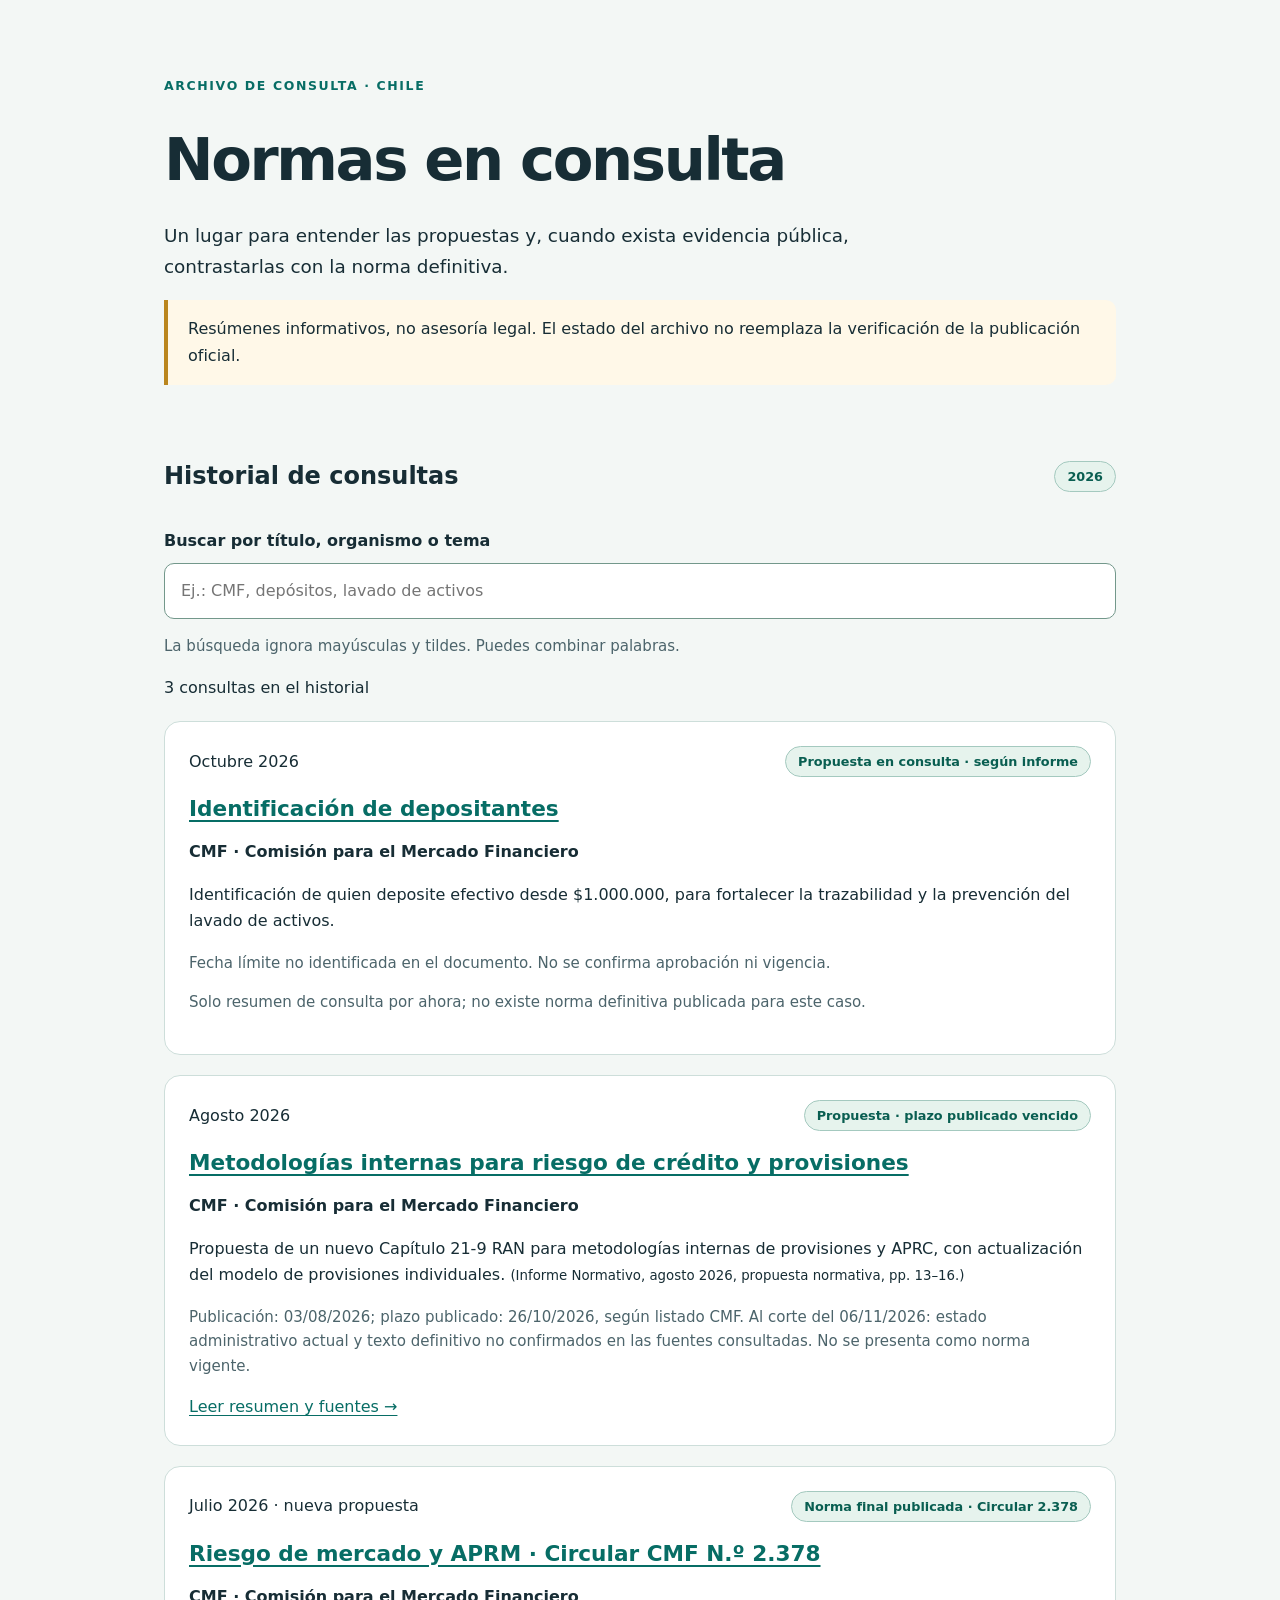
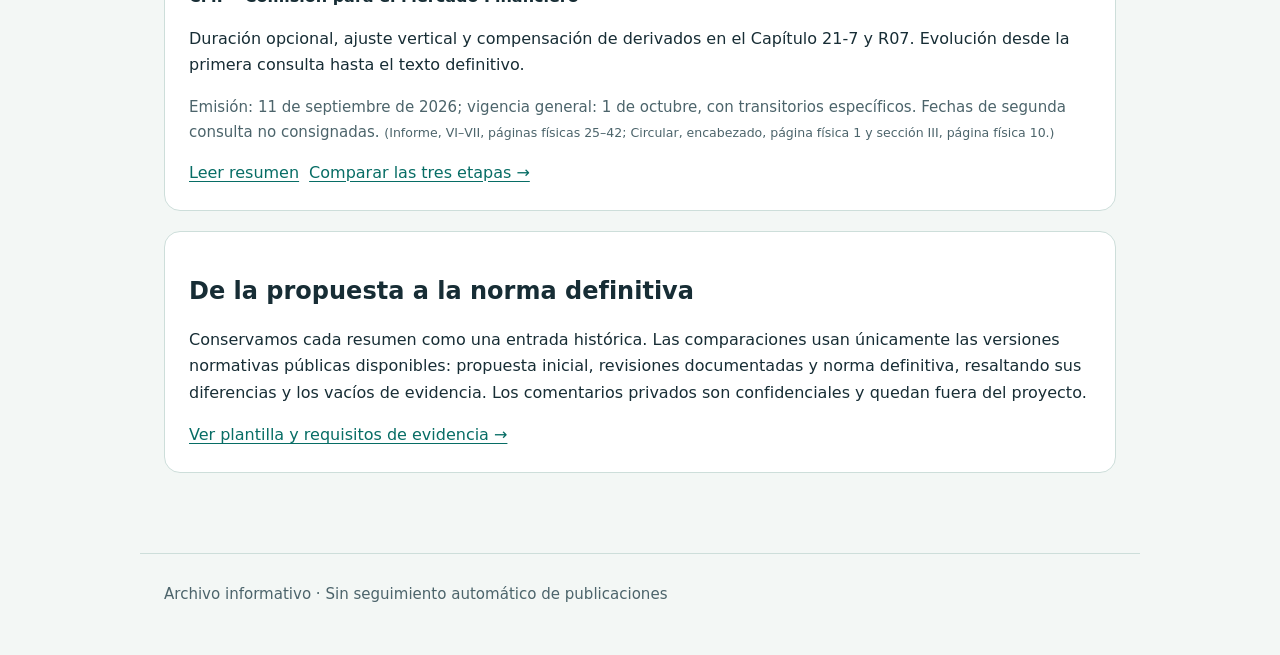
<file: index.html>
<!doctype html>
<html lang="es"><head><meta charset="utf-8"><meta name="viewport" content="width=device-width,initial-scale=1"><title>Normas en consulta · Archivo normativo</title><link rel="stylesheet" href="assets/styles.css"><script type="module" src="assets/search.js"></script></head>
<body><a class="skip" href="#historial">Ir al historial</a><header class="wrap"><p class="eyebrow">Archivo de consulta · Chile</p><h1>Normas en consulta</h1><p class="lead">Un lugar para entender las propuestas y, cuando exista evidencia pública, contrastarlas con la norma definitiva.</p><p class="notice">Resúmenes informativos, no asesoría legal. El estado del archivo no reemplaza la verificación de la publicación oficial.</p></header>
<main class="wrap" id="historial"><section aria-labelledby="archive-title"><div class="section-heading"><h2 id="archive-title">Historial de consultas</h2><span class="tag">2026</span></div><label for="search">Buscar por título, organismo o tema</label><input id="search" type="search" placeholder="Ej.: CMF, depósitos, lavado de activos" aria-describedby="search-help"><p id="search-help" class="muted">La búsqueda ignora mayúsculas y tildes. Puedes combinar palabras.</p><p id="results" role="status" aria-live="polite">3 consultas en el historial</p>
<div id="entries"><article class="entry" data-search="Identificación de depositantes CMF Comisión para el Mercado Financiero depósitos efectivo bancos cooperativas tarjetas trazabilidad lavado de activos"><div class="meta"><time datetime="2026-10">Octubre 2026</time><span class="tag">Propuesta en consulta · según informe</span></div><h3><a href="consultas/2026-10-cmf-depositantes/index.html">Identificación de depositantes</a></h3><p class="organism">CMF · Comisión para el Mercado Financiero</p><p>Identificación de quien deposite efectivo desde $1.000.000, para fortalecer la trazabilidad y la prevención del lavado de activos.</p><p class="muted">Fecha límite no identificada en el documento. No se confirma aprobación ni vigencia.</p><p class="muted">Solo resumen de consulta por ahora; no existe norma definitiva publicada para este caso.</p></article>
<article class="entry" data-search="CMF Comisión para el Mercado Financiero metodologías internas APRC activos ponderados riesgo de crédito provisiones Capítulo 21-9 RAN B-1 CNC agosto 2026"><div class="meta"><time datetime="2026-08">Agosto 2026</time><span class="tag">Propuesta · plazo publicado vencido</span></div><h3><a href="consultas/2026-08-cmf-metodologias-internas/index.html">Metodologías internas para riesgo de crédito y provisiones</a></h3><p class="organism">CMF · Comisión para el Mercado Financiero</p><p>Propuesta de un nuevo Capítulo 21-9 RAN para metodologías internas de provisiones y APRC, con actualización del modelo de provisiones individuales. <small>(Informe Normativo, agosto 2026, propuesta normativa, pp. 13–16.)</small></p><p class="muted">Publicación: 03/08/2026; plazo publicado: 26/10/2026, según listado CMF. Al corte del 06/11/2026: estado administrativo actual y texto definitivo no confirmados en las fuentes consultadas. No se presenta como norma vigente.</p><a href="consultas/2026-08-cmf-metodologias-internas/resumen.html">Leer resumen y fuentes →</a></article>
<article class="entry" data-search="Circular CMF N.º 2.378 Comisión para el Mercado Financiero riesgo de mercado APRM Capítulo 21-7 RAN método de duración vencimiento derivados compensación ajuste vertical R07 MSI julio 2026"><div class="meta"><time datetime="2026-07">Julio 2026 · nueva propuesta</time><span class="tag">Norma final publicada · Circular 2.378</span></div><h3><a href="consultas/2026-07-cmf-riesgo-mercado/index.html">Riesgo de mercado y APRM · Circular CMF N.º 2.378</a></h3><p class="organism">CMF · Comisión para el Mercado Financiero</p><p>Duración opcional, ajuste vertical y compensación de derivados en el Capítulo 21-7 y R07. Evolución desde la primera consulta hasta el texto definitivo.</p><p class="muted">Emisión: 11 de septiembre de 2026; vigencia general: 1 de octubre, con transitorios específicos. Fechas de segunda consulta no consignadas. <small>(Informe, VI–VII, páginas físicas 25–42; Circular, encabezado, página física 1 y sección III, página física 10.)</small></p><nav aria-label="Lecturas de riesgo de mercado"><a href="consultas/2026-07-cmf-riesgo-mercado/resumen.html">Leer resumen</a><a href="comparaciones/2026-07-cmf-riesgo-mercado.html">Comparar las tres etapas →</a></nav></article></div><p id="empty" hidden>No hay consultas que coincidan. Prueba con otro término.</p><noscript><p>El buscador requiere JavaScript; el historial completo y sus enlaces siguen disponibles.</p></noscript></section>
<section class="panel"><h2>De la propuesta a la norma definitiva</h2><p>Conservamos cada resumen como una entrada histórica. Las comparaciones usan únicamente las versiones normativas públicas disponibles: propuesta inicial, revisiones documentadas y norma definitiva, resaltando sus diferencias y los vacíos de evidencia. Los comentarios privados son confidenciales y quedan fuera del proyecto.</p><a href="plantillas/comparacion.html">Ver plantilla y requisitos de evidencia →</a></section></main><footer class="wrap">Archivo informativo · Sin seguimiento automático de publicaciones</footer></body></html>
</file>
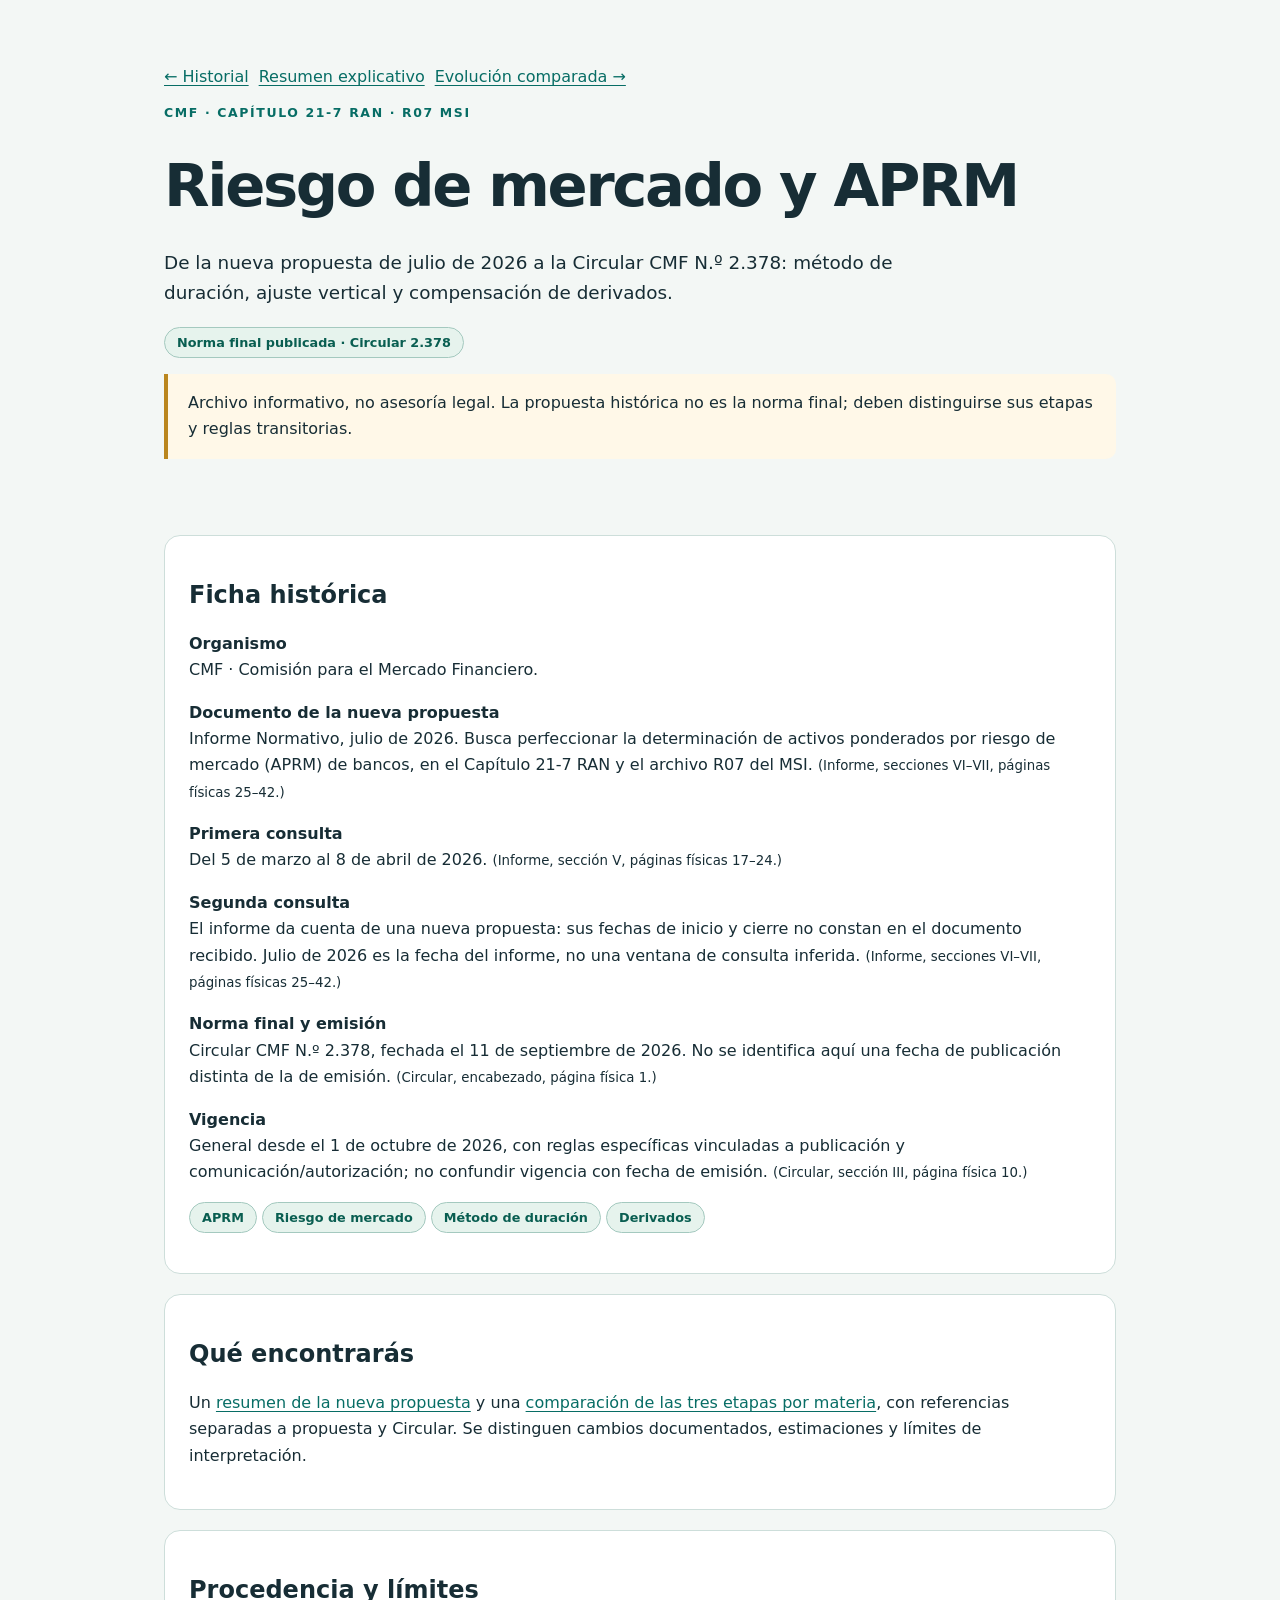
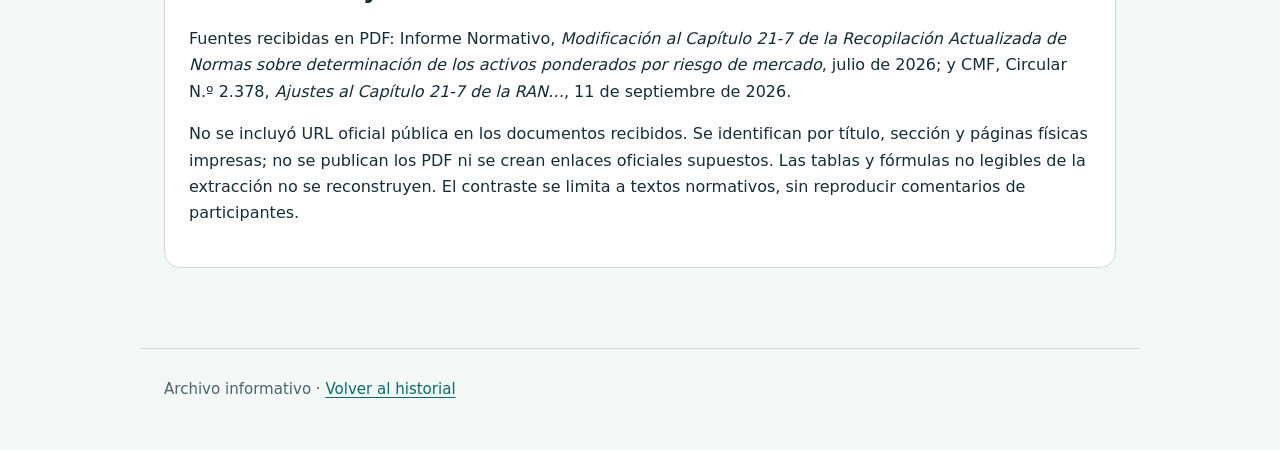
<file: consultas/2026-07-cmf-riesgo-mercado/index.html>
<!doctype html>
<html lang="es"><head><meta charset="utf-8"><meta name="viewport" content="width=device-width,initial-scale=1"><title>Riesgo de mercado · Circular CMF N.º 2.378</title><link rel="stylesheet" href="../../assets/styles.css"></head>
<body><a class="skip" href="#ficha">Ir a la ficha</a><header class="wrap"><nav aria-label="Navegación"><a href="../../index.html">← Historial</a><a href="resumen.html">Resumen explicativo</a><a href="../../comparaciones/2026-07-cmf-riesgo-mercado.html">Evolución comparada →</a></nav><p class="eyebrow">CMF · Capítulo 21-7 RAN · R07 MSI</p><h1>Riesgo de mercado y APRM</h1><p class="lead">De la nueva propuesta de julio de 2026 a la Circular CMF N.º 2.378: método de duración, ajuste vertical y compensación de derivados.</p><span class="tag">Norma final publicada · Circular 2.378</span><p class="notice">Archivo informativo, no asesoría legal. La propuesta histórica no es la norma final; deben distinguirse sus etapas y reglas transitorias.</p></header>
<main class="wrap" id="ficha"><section class="panel"><h2>Ficha histórica</h2><dl><dt>Organismo</dt><dd>CMF · Comisión para el Mercado Financiero.</dd><dt>Documento de la nueva propuesta</dt><dd>Informe Normativo, <time datetime="2026-07">julio de 2026</time>. Busca perfeccionar la determinación de activos ponderados por riesgo de mercado (APRM) de bancos, en el Capítulo 21-7 RAN y el archivo R07 del MSI. <small>(Informe, secciones VI–VII, páginas físicas 25–42.)</small></dd><dt>Primera consulta</dt><dd>Del <time datetime="2026-03-05">5 de marzo</time> al <time datetime="2026-04-08">8 de abril de 2026</time>. <small>(Informe, sección V, páginas físicas 17–24.)</small></dd><dt>Segunda consulta</dt><dd>El informe da cuenta de una nueva propuesta: sus fechas de inicio y cierre no constan en el documento recibido. Julio de 2026 es la fecha del informe, no una ventana de consulta inferida. <small>(Informe, secciones VI–VII, páginas físicas 25–42.)</small></dd><dt>Norma final y emisión</dt><dd>Circular CMF N.º 2.378, fechada el <time datetime="2026-09-11">11 de septiembre de 2026</time>. No se identifica aquí una fecha de publicación distinta de la de emisión. <small>(Circular, encabezado, página física 1.)</small></dd><dt>Vigencia</dt><dd>General desde el <time datetime="2026-10-01">1 de octubre de 2026</time>, con reglas específicas vinculadas a publicación y comunicación/autorización; no confundir vigencia con fecha de emisión. <small>(Circular, sección III, página física 10.)</small></dd></dl><p><span class="tag">APRM</span> <span class="tag">Riesgo de mercado</span> <span class="tag">Método de duración</span> <span class="tag">Derivados</span></p></section>
<section class="panel"><h2>Qué encontrarás</h2><p>Un <a href="resumen.html">resumen de la nueva propuesta</a> y una <a href="../../comparaciones/2026-07-cmf-riesgo-mercado.html">comparación de las tres etapas por materia</a>, con referencias separadas a propuesta y Circular. Se distinguen cambios documentados, estimaciones y límites de interpretación.</p></section>
<section class="panel"><h2>Procedencia y límites</h2><p>Fuentes recibidas en PDF: Informe Normativo, <cite>Modificación al Capítulo 21-7 de la Recopilación Actualizada de Normas sobre determinación de los activos ponderados por riesgo de mercado</cite>, julio de 2026; y CMF, Circular N.º 2.378, <cite>Ajustes al Capítulo 21-7 de la RAN…</cite>, 11 de septiembre de 2026.</p><p>No se incluyó URL oficial pública en los documentos recibidos. Se identifican por título, sección y páginas físicas impresas; no se publican los PDF ni se crean enlaces oficiales supuestos. Las tablas y fórmulas no legibles de la extracción no se reconstruyen. El contraste se limita a textos normativos, sin reproducir comentarios de participantes.</p></section></main><footer class="wrap">Archivo informativo · <a href="../../index.html">Volver al historial</a></footer></body></html>
</file>
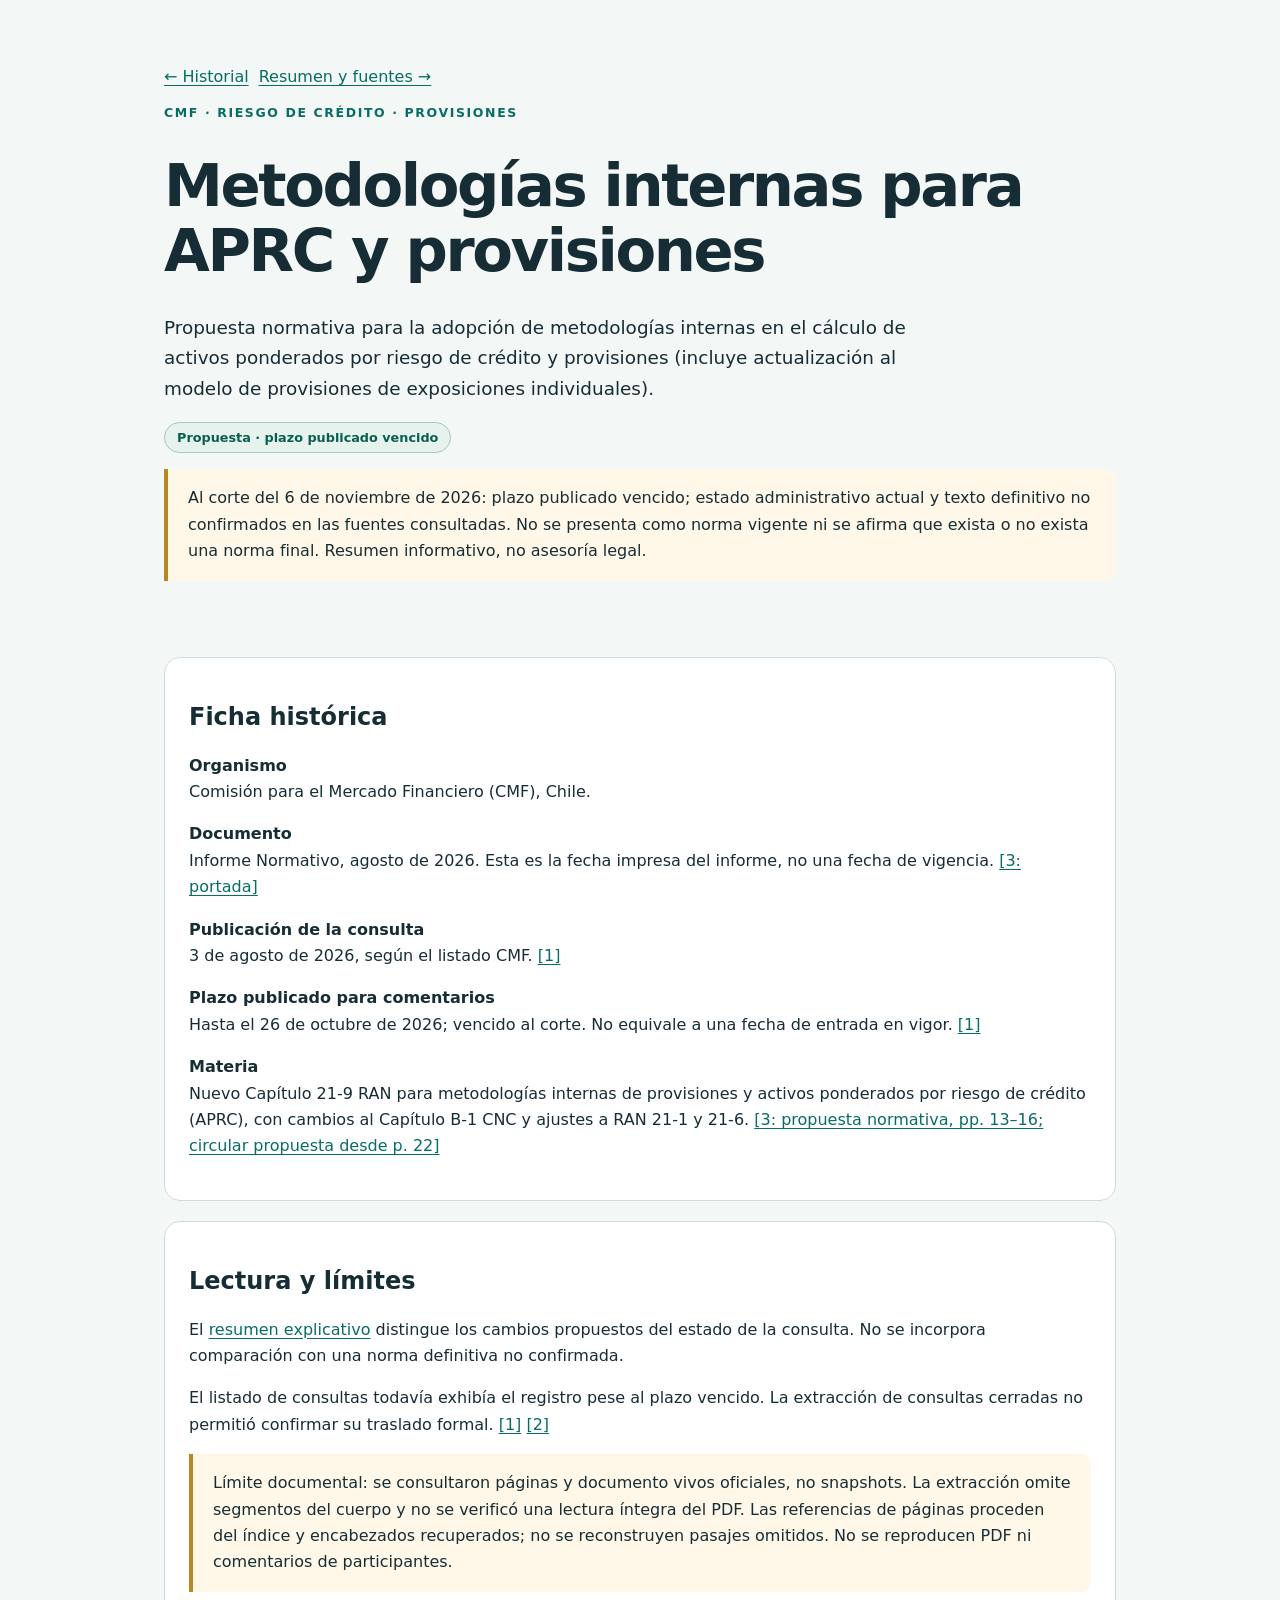
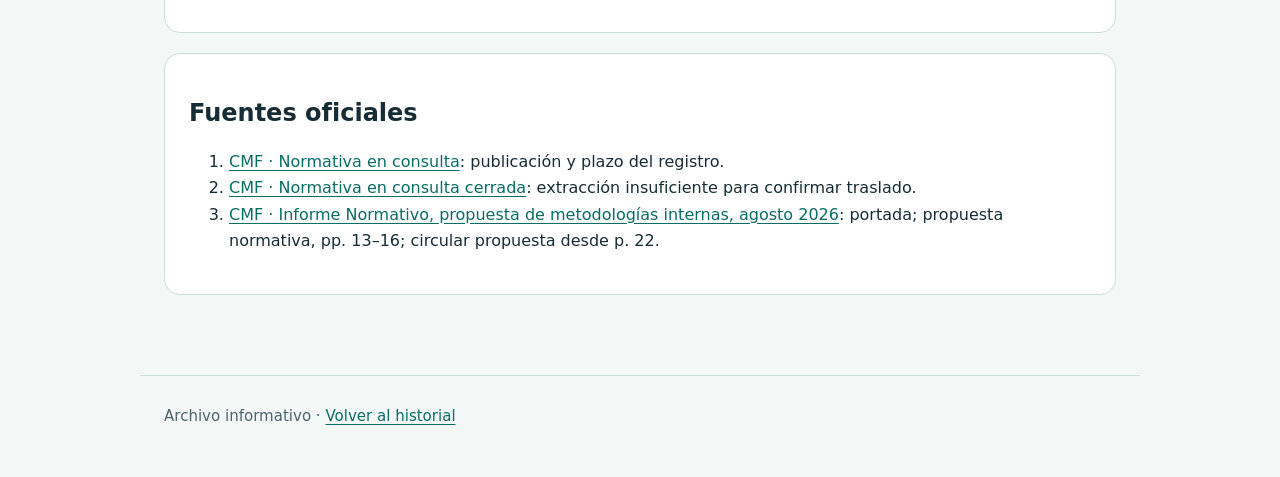
<file: consultas/2026-08-cmf-metodologias-internas/index.html>
<!doctype html>
<html lang="es"><head><meta charset="utf-8"><meta name="viewport" content="width=device-width,initial-scale=1"><title>Metodologías internas · Propuesta CMF de agosto 2026</title><link rel="stylesheet" href="../../assets/styles.css"></head>
<body><a class="skip" href="#ficha">Ir a la ficha</a><header class="wrap"><nav aria-label="Navegación"><a href="../../index.html">← Historial</a><a href="resumen.html">Resumen y fuentes →</a></nav><p class="eyebrow">CMF · Riesgo de crédito · Provisiones</p><h1>Metodologías internas para APRC y provisiones</h1><p class="lead">Propuesta normativa para la adopción de metodologías internas en el cálculo de activos ponderados por riesgo de crédito y provisiones (incluye actualización al modelo de provisiones de exposiciones individuales).</p><span class="tag">Propuesta · plazo publicado vencido</span><p class="notice">Al corte del <time datetime="2026-11-06">6 de noviembre de 2026</time>: plazo publicado vencido; estado administrativo actual y texto definitivo no confirmados en las fuentes consultadas. No se presenta como norma vigente ni se afirma que exista o no exista una norma final. Resumen informativo, no asesoría legal.</p></header>
<main class="wrap" id="ficha"><section class="panel"><h2>Ficha histórica</h2><dl><dt>Organismo</dt><dd>Comisión para el Mercado Financiero (CMF), Chile.</dd><dt>Documento</dt><dd>Informe Normativo, agosto de 2026. Esta es la fecha impresa del informe, no una fecha de vigencia. <a href="#fuente-documento">[3: portada]</a></dd><dt>Publicación de la consulta</dt><dd><time datetime="2026-08-03">3 de agosto de 2026</time>, según el listado CMF. <a href="#fuente-listado">[1]</a></dd><dt>Plazo publicado para comentarios</dt><dd>Hasta el <time datetime="2026-10-26">26 de octubre de 2026</time>; vencido al corte. No equivale a una fecha de entrada en vigor. <a href="#fuente-listado">[1]</a></dd><dt>Materia</dt><dd>Nuevo Capítulo 21-9 RAN para metodologías internas de provisiones y activos ponderados por riesgo de crédito (APRC), con cambios al Capítulo B-1 CNC y ajustes a RAN 21-1 y 21-6. <a href="#fuente-documento">[3: propuesta normativa, pp. 13–16; circular propuesta desde p. 22]</a></dd></dl></section>
<section class="panel"><h2>Lectura y límites</h2><p>El <a href="resumen.html">resumen explicativo</a> distingue los cambios propuestos del estado de la consulta. No se incorpora comparación con una norma definitiva no confirmada.</p><p>El listado de consultas todavía exhibía el registro pese al plazo vencido. La extracción de consultas cerradas no permitió confirmar su traslado formal. <a href="#fuente-listado">[1]</a> <a href="#fuente-cerradas">[2]</a></p><p class="notice">Límite documental: se consultaron páginas y documento vivos oficiales, no snapshots. La extracción omite segmentos del cuerpo y no se verificó una lectura íntegra del PDF. Las referencias de páginas proceden del índice y encabezados recuperados; no se reconstruyen pasajes omitidos. No se reproducen PDF ni comentarios de participantes.</p></section>
<section class="panel" id="fuentes"><h2>Fuentes oficiales</h2><ol><li id="fuente-listado"><a href="https://www.cmfchile.cl/institucional/legislacion_normativa/normativa_tramite.php">CMF · Normativa en consulta</a>: publicación y plazo del registro.</li><li id="fuente-cerradas"><a href="https://www.cmfchile.cl/institucional/legislacion_normativa/normativa_tramite_cerrada.php">CMF · Normativa en consulta cerrada</a>: extracción insuficiente para confirmar traslado.</li><li id="fuente-documento"><a href="https://www.cmfchile.cl/institucional/legislacion_normativa/normativa_tramite_ver_archivo.php?id=2026080375&amp;seq=1">CMF · Informe Normativo, propuesta de metodologías internas, agosto 2026</a>: portada; propuesta normativa, pp. 13–16; circular propuesta desde p. 22.</li></ol></section></main><footer class="wrap">Archivo informativo · <a href="../../index.html">Volver al historial</a></footer></body></html>
</file>
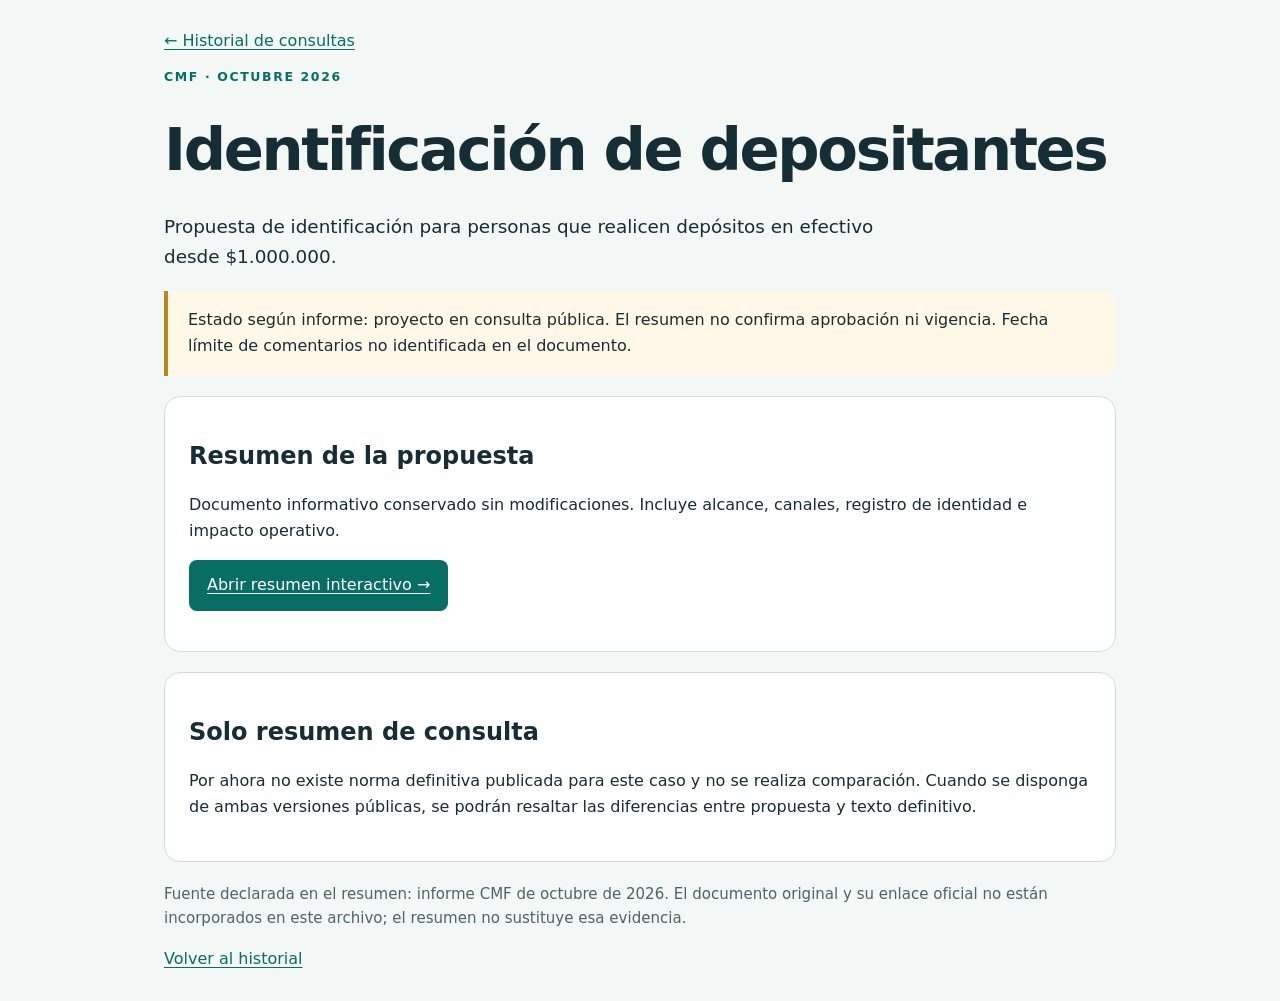
<file: consultas/2026-10-cmf-depositantes/index.html>
<!doctype html><html lang="es"><head><meta charset="utf-8"><meta name="viewport" content="width=device-width,initial-scale=1"><title>Identificación de depositantes · CMF</title><link rel="stylesheet" href="../../assets/styles.css"></head><body><main class="wrap"><nav aria-label="Navegación"><a href="../../index.html">← Historial de consultas</a></nav><p class="eyebrow">CMF · Octubre 2026</p><h1>Identificación de depositantes</h1><p class="lead">Propuesta de identificación para personas que realicen depósitos en efectivo desde $1.000.000.</p><p class="notice">Estado según informe: proyecto en consulta pública. El resumen no confirma aprobación ni vigencia. Fecha límite de comentarios no identificada en el documento.</p><section class="panel"><h2>Resumen de la propuesta</h2><p>Documento informativo conservado sin modificaciones. Incluye alcance, canales, registro de identidad e impacto operativo.</p><p><a class="button" href="resumen.html">Abrir resumen interactivo →</a></p></section><section class="panel"><h2>Solo resumen de consulta</h2><p>Por ahora no existe norma definitiva publicada para este caso y no se realiza comparación. Cuando se disponga de ambas versiones públicas, se podrán resaltar las diferencias entre propuesta y texto definitivo.</p></section><p class="muted">Fuente declarada en el resumen: informe CMF de octubre de 2026. El documento original y su enlace oficial no están incorporados en este archivo; el resumen no sustituye esa evidencia.</p><a href="../../index.html">Volver al historial</a></main></body></html>
</file>
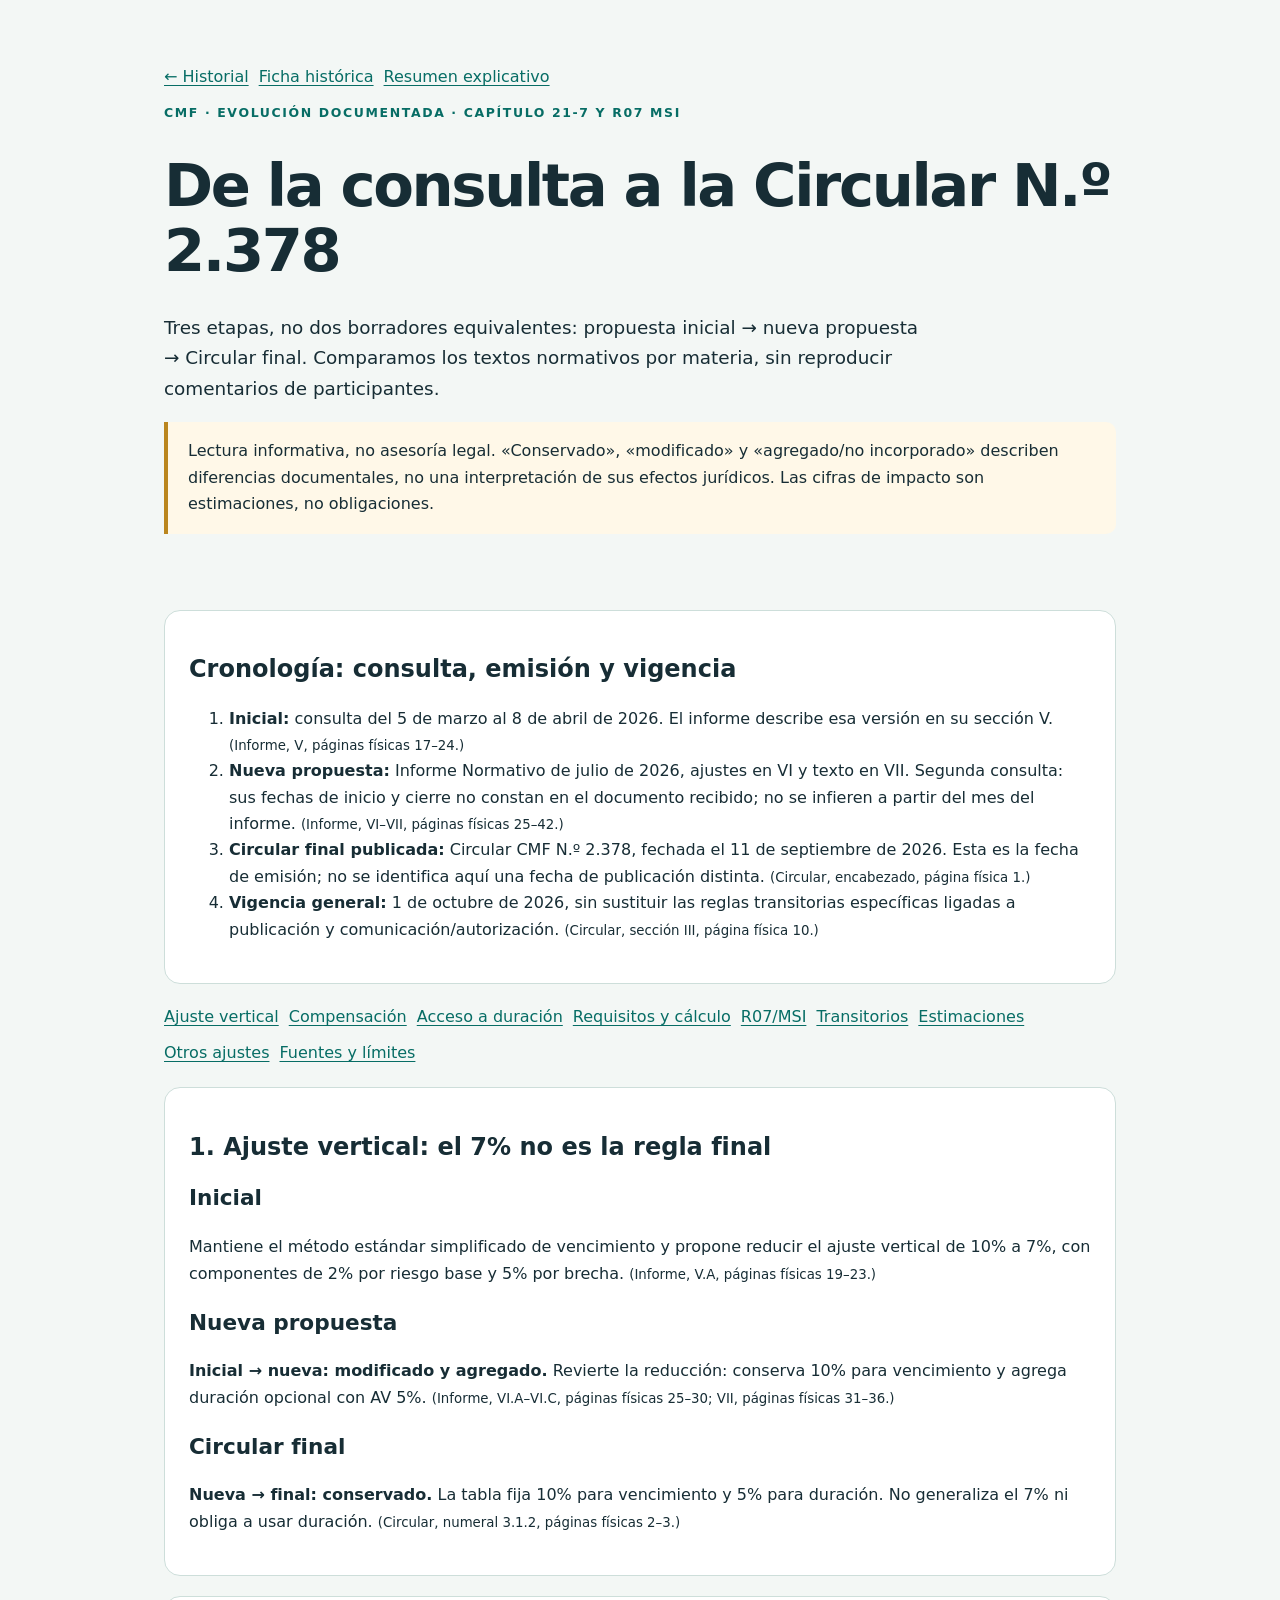
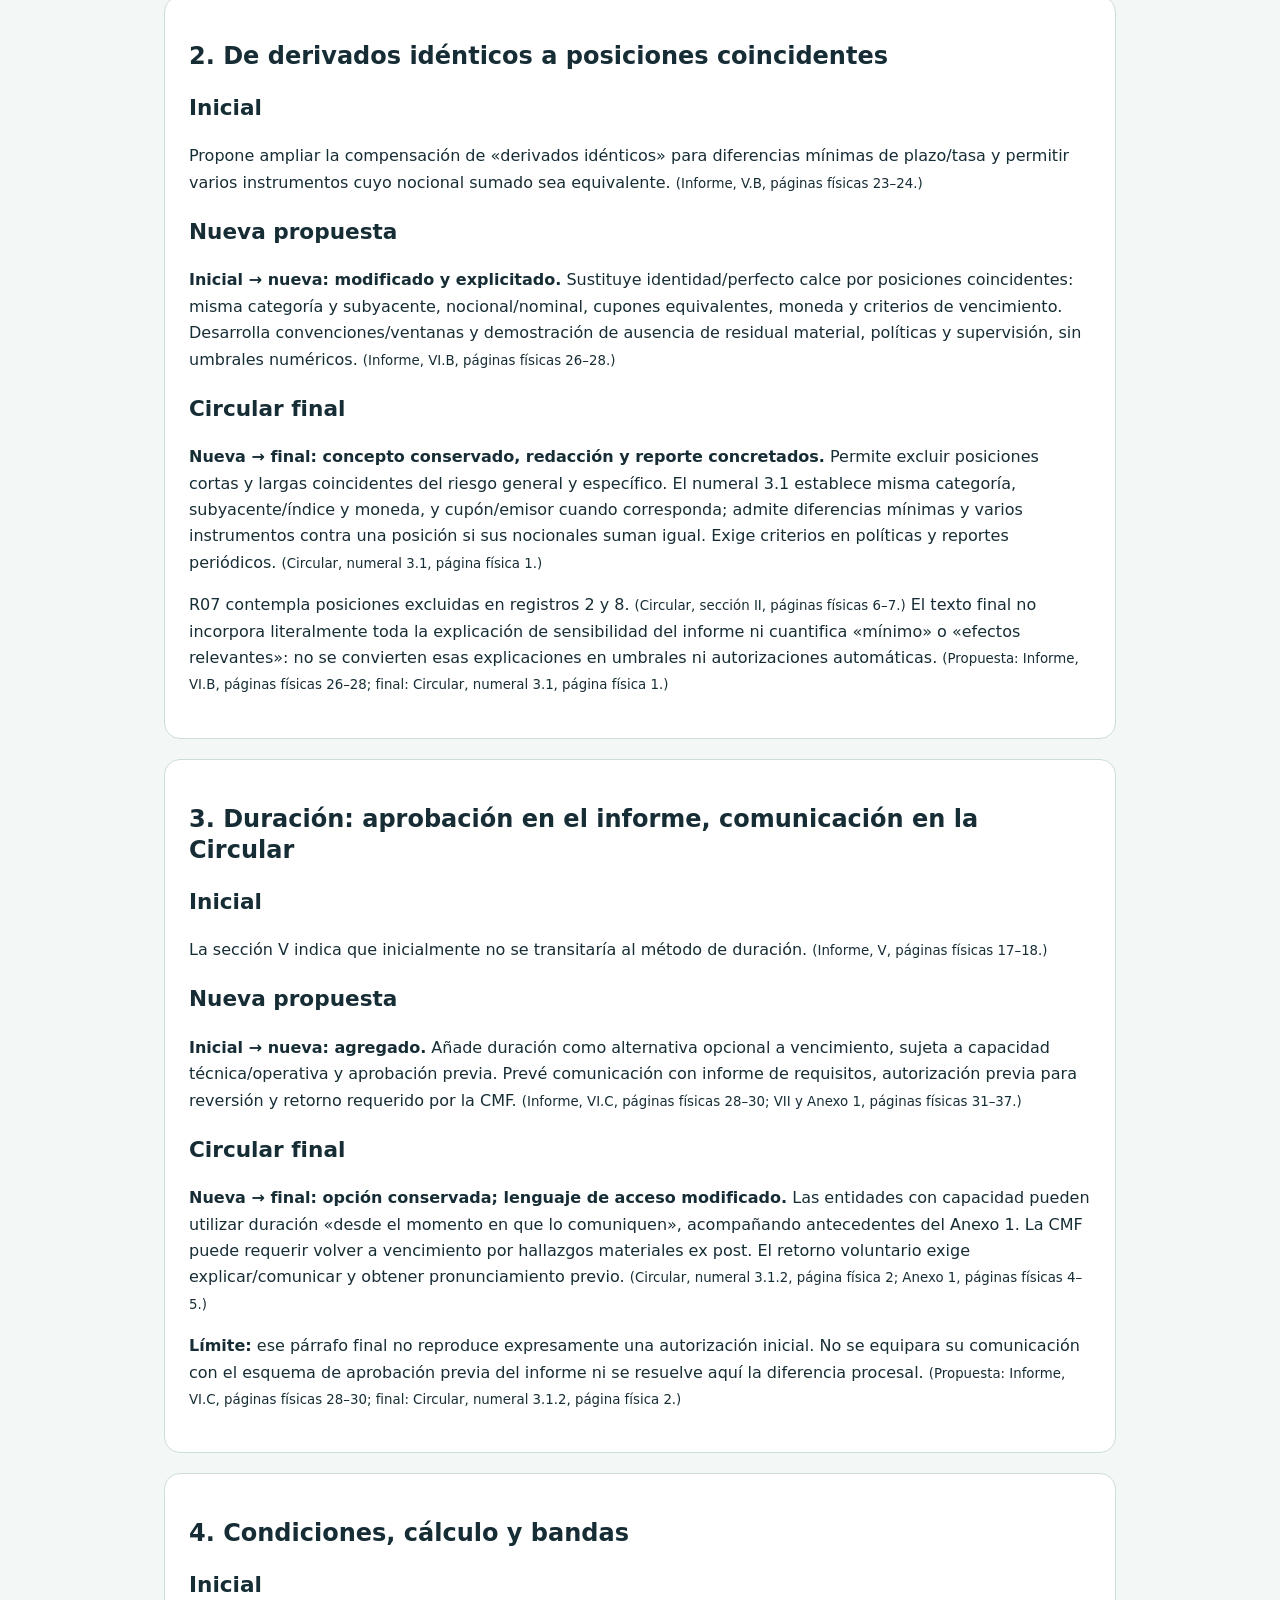
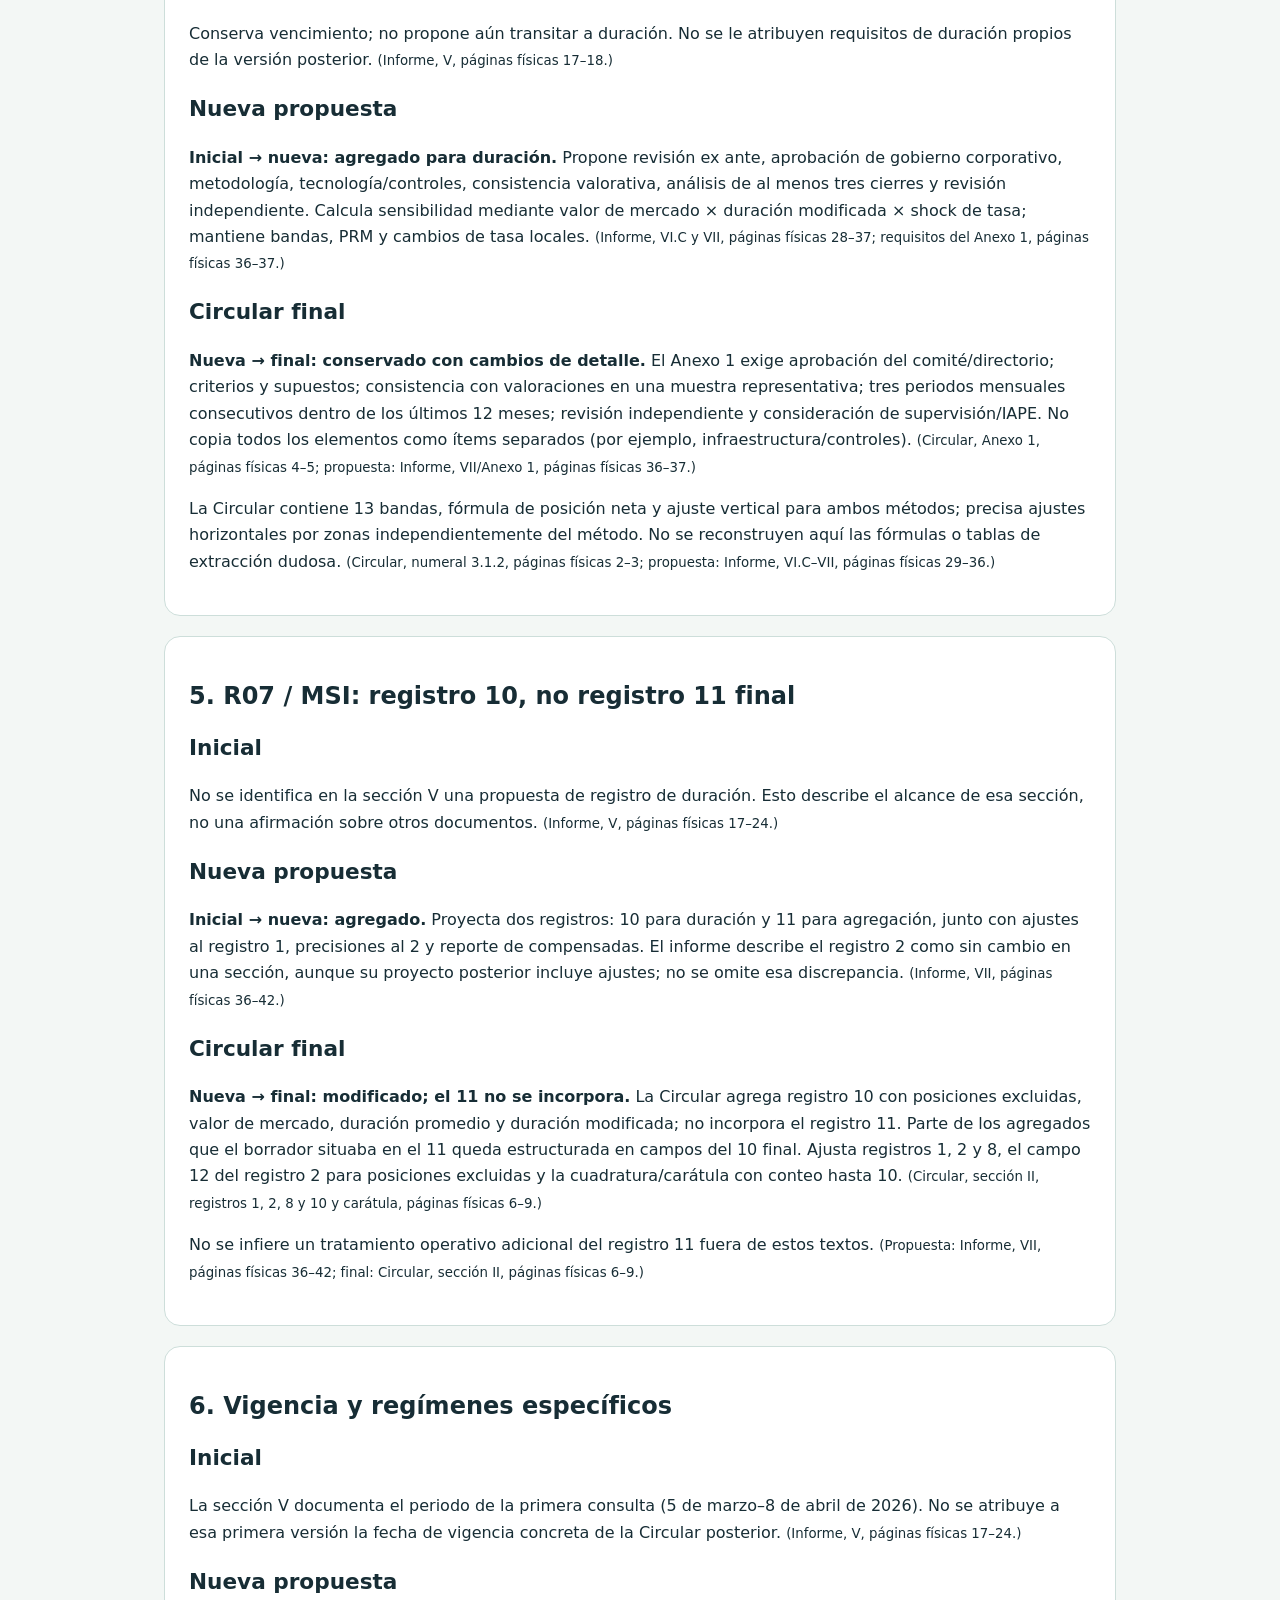
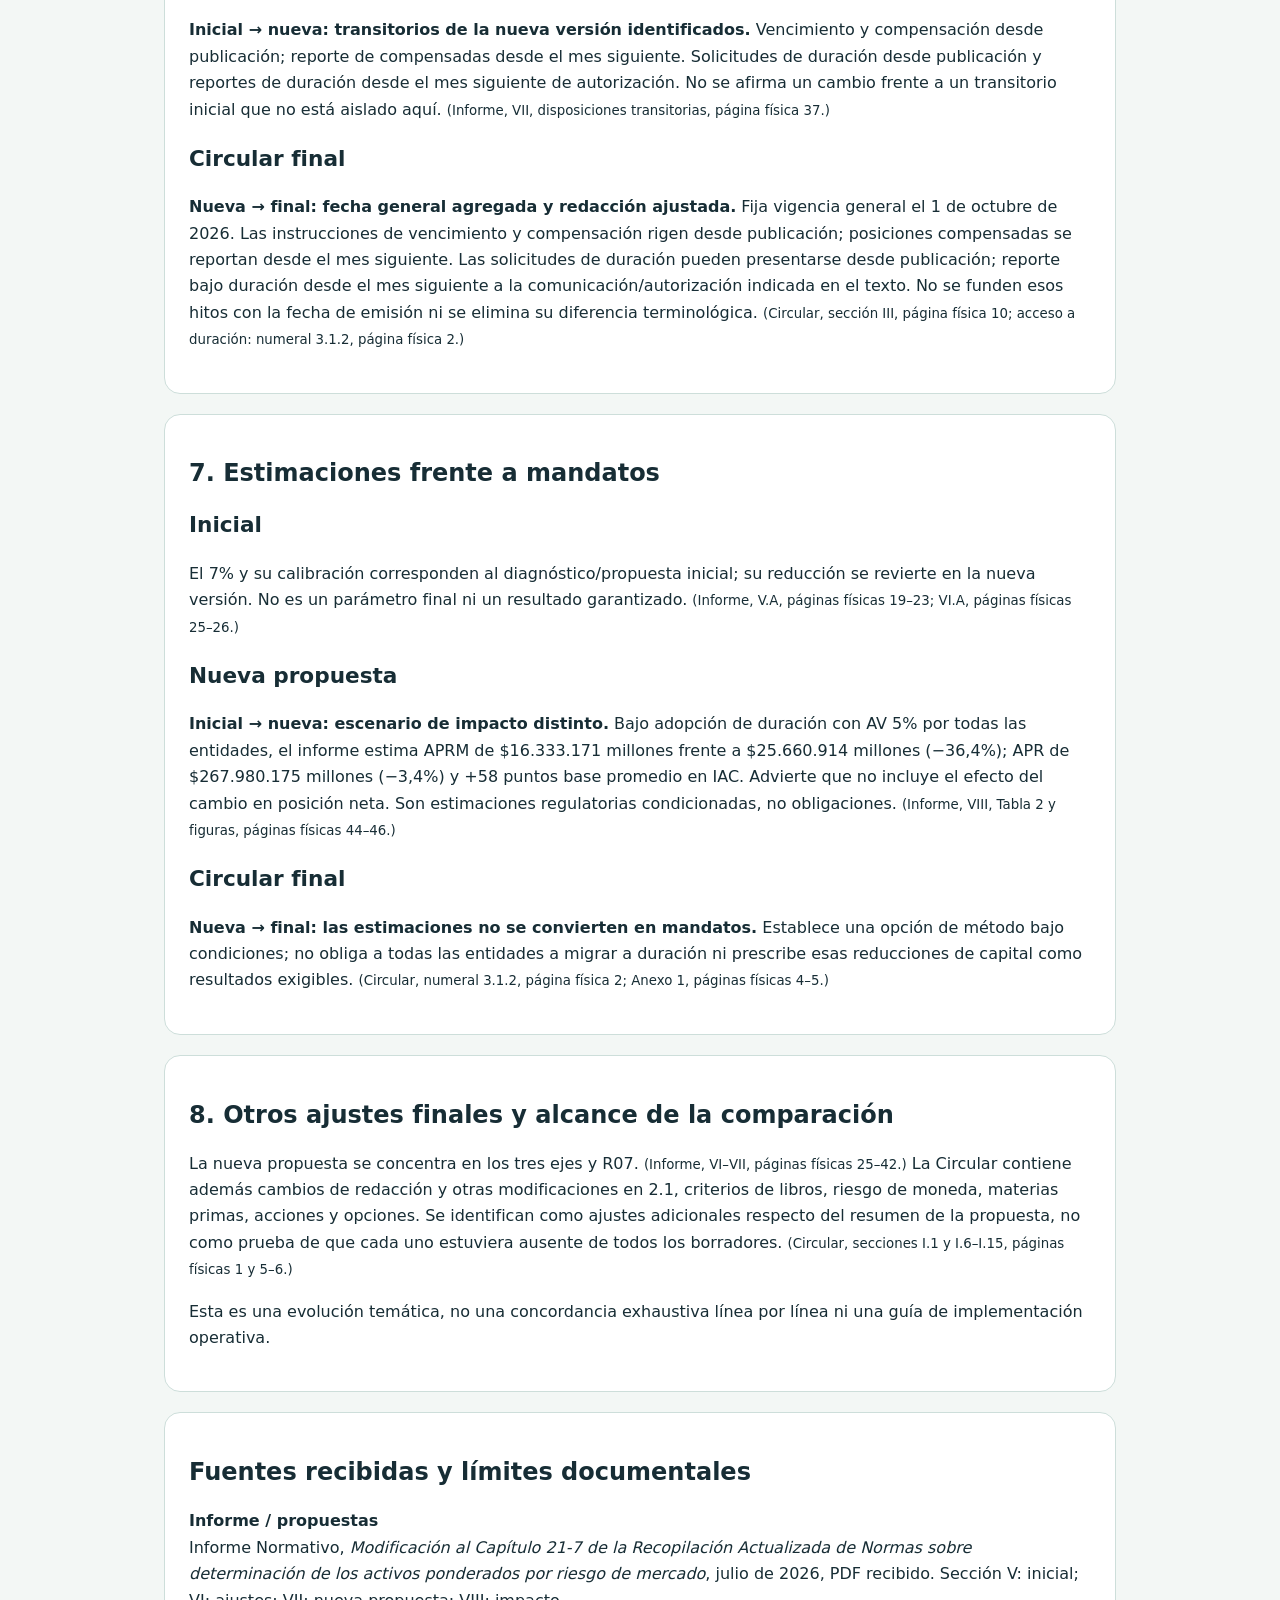
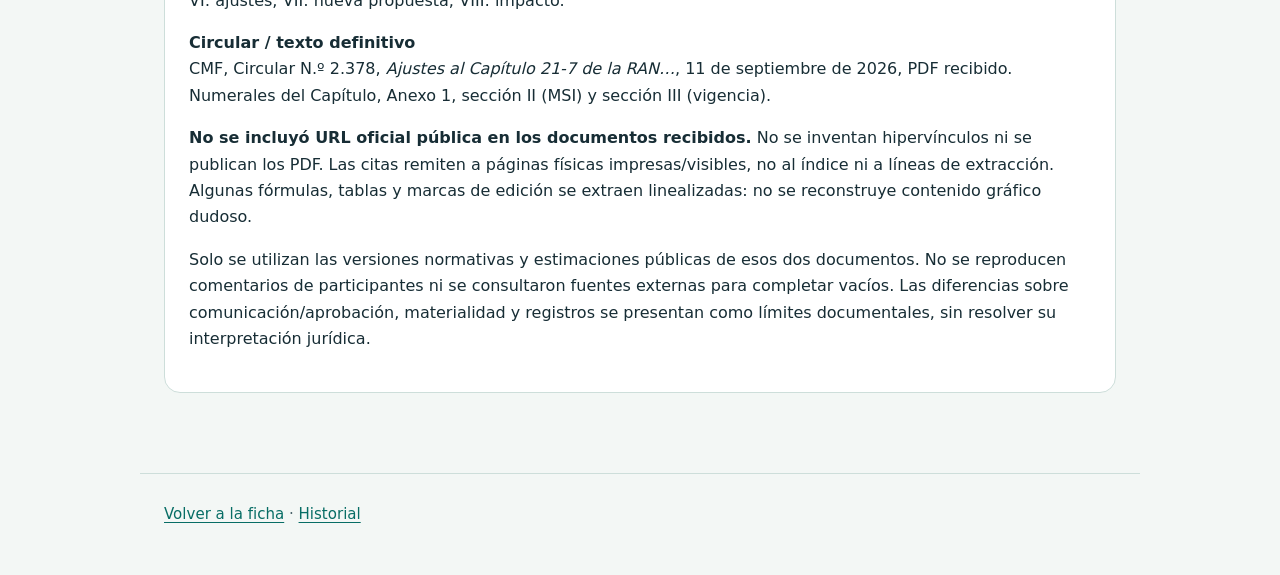
<file: comparaciones/2026-07-cmf-riesgo-mercado.html>
<!doctype html>
<html lang="es"><head><meta charset="utf-8"><meta name="viewport" content="width=device-width,initial-scale=1"><title>Evolución del riesgo de mercado · Circular CMF N.º 2.378</title><link rel="stylesheet" href="../assets/styles.css"></head>
<body><a class="skip" href="#evolucion">Ir a la evolución</a><header class="wrap"><nav aria-label="Navegación"><a href="../index.html">← Historial</a><a href="../consultas/2026-07-cmf-riesgo-mercado/index.html">Ficha histórica</a><a href="../consultas/2026-07-cmf-riesgo-mercado/resumen.html">Resumen explicativo</a></nav><p class="eyebrow">CMF · Evolución documentada · Capítulo 21-7 y R07 MSI</p><h1>De la consulta a la Circular N.º 2.378</h1><p class="lead">Tres etapas, no dos borradores equivalentes: propuesta inicial → nueva propuesta → Circular final. Comparamos los textos normativos por materia, sin reproducir comentarios de participantes.</p><p class="notice">Lectura informativa, no asesoría legal. «Conservado», «modificado» y «agregado/no incorporado» describen diferencias documentales, no una interpretación de sus efectos jurídicos. Las cifras de impacto son estimaciones, no obligaciones.</p></header>
<main class="wrap" id="evolucion">
<section class="panel" id="etapas"><h2>Cronología: consulta, emisión y vigencia</h2><ol><li><strong>Inicial:</strong> consulta del <time datetime="2026-03-05">5 de marzo</time> al <time datetime="2026-04-08">8 de abril de 2026</time>. El informe describe esa versión en su sección V. <small>(Informe, V, páginas físicas 17–24.)</small></li><li><strong>Nueva propuesta:</strong> Informe Normativo de <time datetime="2026-07">julio de 2026</time>, ajustes en VI y texto en VII. Segunda consulta: sus fechas de inicio y cierre no constan en el documento recibido; no se infieren a partir del mes del informe. <small>(Informe, VI–VII, páginas físicas 25–42.)</small></li><li><strong>Circular final publicada:</strong> Circular CMF N.º 2.378, fechada el <time datetime="2026-09-11">11 de septiembre de 2026</time>. Esta es la fecha de emisión; no se identifica aquí una fecha de publicación distinta. <small>(Circular, encabezado, página física 1.)</small></li><li><strong>Vigencia general:</strong> <time datetime="2026-10-01">1 de octubre de 2026</time>, sin sustituir las reglas transitorias específicas ligadas a publicación y comunicación/autorización. <small>(Circular, sección III, página física 10.)</small></li></ol></section>
<nav aria-label="Materias"><a href="#ajuste-vertical">Ajuste vertical</a><a href="#compensacion">Compensación</a><a href="#duracion">Acceso a duración</a><a href="#requisitos">Requisitos y cálculo</a><a href="#r07">R07/MSI</a><a href="#transitorios">Transitorios</a><a href="#impacto">Estimaciones</a><a href="#adicionales">Otros ajustes</a><a href="#fuentes">Fuentes y límites</a></nav>
<section class="panel" id="ajuste-vertical"><h2>1. Ajuste vertical: el 7% no es la regla final</h2><h3>Inicial</h3><p>Mantiene el método estándar simplificado de vencimiento y propone reducir el ajuste vertical de 10% a 7%, con componentes de 2% por riesgo base y 5% por brecha. <small>(Informe, V.A, páginas físicas 19–23.)</small></p><h3>Nueva propuesta</h3><p><strong>Inicial → nueva: modificado y agregado.</strong> Revierte la reducción: conserva 10% para vencimiento y agrega duración opcional con AV 5%. <small>(Informe, VI.A–VI.C, páginas físicas 25–30; VII, páginas físicas 31–36.)</small></p><h3>Circular final</h3><p><strong>Nueva → final: conservado.</strong> La tabla fija 10% para vencimiento y 5% para duración. No generaliza el 7% ni obliga a usar duración. <small>(Circular, numeral 3.1.2, páginas físicas 2–3.)</small></p></section>
<section class="panel" id="compensacion"><h2>2. De derivados idénticos a posiciones coincidentes</h2><h3>Inicial</h3><p>Propone ampliar la compensación de «derivados idénticos» para diferencias mínimas de plazo/tasa y permitir varios instrumentos cuyo nocional sumado sea equivalente. <small>(Informe, V.B, páginas físicas 23–24.)</small></p><h3>Nueva propuesta</h3><p><strong>Inicial → nueva: modificado y explicitado.</strong> Sustituye identidad/perfecto calce por posiciones coincidentes: misma categoría y subyacente, nocional/nominal, cupones equivalentes, moneda y criterios de vencimiento. Desarrolla convenciones/ventanas y demostración de ausencia de residual material, políticas y supervisión, sin umbrales numéricos. <small>(Informe, VI.B, páginas físicas 26–28.)</small></p><h3>Circular final</h3><p><strong>Nueva → final: concepto conservado, redacción y reporte concretados.</strong> Permite excluir posiciones cortas y largas coincidentes del riesgo general y específico. El numeral 3.1 establece misma categoría, subyacente/índice y moneda, y cupón/emisor cuando corresponda; admite diferencias mínimas y varios instrumentos contra una posición si sus nocionales suman igual. Exige criterios en políticas y reportes periódicos. <small>(Circular, numeral 3.1, página física 1.)</small></p><p>R07 contempla posiciones excluidas en registros 2 y 8. <small>(Circular, sección II, páginas físicas 6–7.)</small> El texto final no incorpora literalmente toda la explicación de sensibilidad del informe ni cuantifica «mínimo» o «efectos relevantes»: no se convierten esas explicaciones en umbrales ni autorizaciones automáticas. <small>(Propuesta: Informe, VI.B, páginas físicas 26–28; final: Circular, numeral 3.1, página física 1.)</small></p></section>
<section class="panel" id="duracion"><h2>3. Duración: aprobación en el informe, comunicación en la Circular</h2><h3>Inicial</h3><p>La sección V indica que inicialmente no se transitaría al método de duración. <small>(Informe, V, páginas físicas 17–18.)</small></p><h3>Nueva propuesta</h3><p><strong>Inicial → nueva: agregado.</strong> Añade duración como alternativa opcional a vencimiento, sujeta a capacidad técnica/operativa y aprobación previa. Prevé comunicación con informe de requisitos, autorización previa para reversión y retorno requerido por la CMF. <small>(Informe, VI.C, páginas físicas 28–30; VII y Anexo 1, páginas físicas 31–37.)</small></p><h3>Circular final</h3><p><strong>Nueva → final: opción conservada; lenguaje de acceso modificado.</strong> Las entidades con capacidad pueden utilizar duración «desde el momento en que lo comuniquen», acompañando antecedentes del Anexo 1. La CMF puede requerir volver a vencimiento por hallazgos materiales ex post. El retorno voluntario exige explicar/comunicar y obtener pronunciamiento previo. <small>(Circular, numeral 3.1.2, página física 2; Anexo 1, páginas físicas 4–5.)</small></p><p><strong>Límite:</strong> ese párrafo final no reproduce expresamente una autorización inicial. No se equipara su comunicación con el esquema de aprobación previa del informe ni se resuelve aquí la diferencia procesal. <small>(Propuesta: Informe, VI.C, páginas físicas 28–30; final: Circular, numeral 3.1.2, página física 2.)</small></p></section>
<section class="panel" id="requisitos"><h2>4. Condiciones, cálculo y bandas</h2><h3>Inicial</h3><p>Conserva vencimiento; no propone aún transitar a duración. No se le atribuyen requisitos de duración propios de la versión posterior. <small>(Informe, V, páginas físicas 17–18.)</small></p><h3>Nueva propuesta</h3><p><strong>Inicial → nueva: agregado para duración.</strong> Propone revisión ex ante, aprobación de gobierno corporativo, metodología, tecnología/controles, consistencia valorativa, análisis de al menos tres cierres y revisión independiente. Calcula sensibilidad mediante valor de mercado × duración modificada × shock de tasa; mantiene bandas, PRM y cambios de tasa locales. <small>(Informe, VI.C y VII, páginas físicas 28–37; requisitos del Anexo 1, páginas físicas 36–37.)</small></p><h3>Circular final</h3><p><strong>Nueva → final: conservado con cambios de detalle.</strong> El Anexo 1 exige aprobación del comité/directorio; criterios y supuestos; consistencia con valoraciones en una muestra representativa; tres periodos mensuales consecutivos dentro de los últimos 12 meses; revisión independiente y consideración de supervisión/IAPE. No copia todos los elementos como ítems separados (por ejemplo, infraestructura/controles). <small>(Circular, Anexo 1, páginas físicas 4–5; propuesta: Informe, VII/Anexo 1, páginas físicas 36–37.)</small></p><p>La Circular contiene 13 bandas, fórmula de posición neta y ajuste vertical para ambos métodos; precisa ajustes horizontales por zonas independientemente del método. No se reconstruyen aquí las fórmulas o tablas de extracción dudosa. <small>(Circular, numeral 3.1.2, páginas físicas 2–3; propuesta: Informe, VI.C–VII, páginas físicas 29–36.)</small></p></section>
<section class="panel" id="r07"><h2>5. R07 / MSI: registro 10, no registro 11 final</h2><h3>Inicial</h3><p>No se identifica en la sección V una propuesta de registro de duración. Esto describe el alcance de esa sección, no una afirmación sobre otros documentos. <small>(Informe, V, páginas físicas 17–24.)</small></p><h3>Nueva propuesta</h3><p><strong>Inicial → nueva: agregado.</strong> Proyecta dos registros: 10 para duración y 11 para agregación, junto con ajustes al registro 1, precisiones al 2 y reporte de compensadas. El informe describe el registro 2 como sin cambio en una sección, aunque su proyecto posterior incluye ajustes; no se omite esa discrepancia. <small>(Informe, VII, páginas físicas 36–42.)</small></p><h3>Circular final</h3><p><strong>Nueva → final: modificado; el 11 no se incorpora.</strong> La Circular agrega registro 10 con posiciones excluidas, valor de mercado, duración promedio y duración modificada; no incorpora el registro 11. Parte de los agregados que el borrador situaba en el 11 queda estructurada en campos del 10 final. Ajusta registros 1, 2 y 8, el campo 12 del registro 2 para posiciones excluidas y la cuadratura/carátula con conteo hasta 10. <small>(Circular, sección II, registros 1, 2, 8 y 10 y carátula, páginas físicas 6–9.)</small></p><p>No se infiere un tratamiento operativo adicional del registro 11 fuera de estos textos. <small>(Propuesta: Informe, VII, páginas físicas 36–42; final: Circular, sección II, páginas físicas 6–9.)</small></p></section>
<section class="panel" id="transitorios"><h2>6. Vigencia y regímenes específicos</h2><h3>Inicial</h3><p>La sección V documenta el periodo de la primera consulta (5 de marzo–8 de abril de 2026). No se atribuye a esa primera versión la fecha de vigencia concreta de la Circular posterior. <small>(Informe, V, páginas físicas 17–24.)</small></p><h3>Nueva propuesta</h3><p><strong>Inicial → nueva: transitorios de la nueva versión identificados.</strong> Vencimiento y compensación desde publicación; reporte de compensadas desde el mes siguiente. Solicitudes de duración desde publicación y reportes de duración desde el mes siguiente de autorización. No se afirma un cambio frente a un transitorio inicial que no está aislado aquí. <small>(Informe, VII, disposiciones transitorias, página física 37.)</small></p><h3>Circular final</h3><p><strong>Nueva → final: fecha general agregada y redacción ajustada.</strong> Fija vigencia general el 1 de octubre de 2026. Las instrucciones de vencimiento y compensación rigen desde publicación; posiciones compensadas se reportan desde el mes siguiente. Las solicitudes de duración pueden presentarse desde publicación; reporte bajo duración desde el mes siguiente a la comunicación/autorización indicada en el texto. No se funden esos hitos con la fecha de emisión ni se elimina su diferencia terminológica. <small>(Circular, sección III, página física 10; acceso a duración: numeral 3.1.2, página física 2.)</small></p></section>
<section class="panel" id="impacto"><h2>7. Estimaciones frente a mandatos</h2><h3>Inicial</h3><p>El 7% y su calibración corresponden al diagnóstico/propuesta inicial; su reducción se revierte en la nueva versión. No es un parámetro final ni un resultado garantizado. <small>(Informe, V.A, páginas físicas 19–23; VI.A, páginas físicas 25–26.)</small></p><h3>Nueva propuesta</h3><p><strong>Inicial → nueva: escenario de impacto distinto.</strong> Bajo adopción de duración con AV 5% por todas las entidades, el informe estima APRM de $16.333.171 millones frente a $25.660.914 millones (−36,4%); APR de $267.980.175 millones (−3,4%) y +58 puntos base promedio en IAC. Advierte que no incluye el efecto del cambio en posición neta. Son estimaciones regulatorias condicionadas, no obligaciones. <small>(Informe, VIII, Tabla 2 y figuras, páginas físicas 44–46.)</small></p><h3>Circular final</h3><p><strong>Nueva → final: las estimaciones no se convierten en mandatos.</strong> Establece una opción de método bajo condiciones; no obliga a todas las entidades a migrar a duración ni prescribe esas reducciones de capital como resultados exigibles. <small>(Circular, numeral 3.1.2, página física 2; Anexo 1, páginas físicas 4–5.)</small></p></section>
<section class="panel" id="adicionales"><h2>8. Otros ajustes finales y alcance de la comparación</h2><p>La nueva propuesta se concentra en los tres ejes y R07. <small>(Informe, VI–VII, páginas físicas 25–42.)</small> La Circular contiene además cambios de redacción y otras modificaciones en 2.1, criterios de libros, riesgo de moneda, materias primas, acciones y opciones. Se identifican como ajustes adicionales respecto del resumen de la propuesta, no como prueba de que cada uno estuviera ausente de todos los borradores. <small>(Circular, secciones I.1 y I.6–I.15, páginas físicas 1 y 5–6.)</small></p><p>Esta es una evolución temática, no una concordancia exhaustiva línea por línea ni una guía de implementación operativa.</p></section>
<section class="panel" id="fuentes"><h2>Fuentes recibidas y límites documentales</h2><dl><dt>Informe / propuestas</dt><dd>Informe Normativo, <cite>Modificación al Capítulo 21-7 de la Recopilación Actualizada de Normas sobre determinación de los activos ponderados por riesgo de mercado</cite>, julio de 2026, PDF recibido. Sección V: inicial; VI: ajustes; VII: nueva propuesta; VIII: impacto.</dd><dt>Circular / texto definitivo</dt><dd>CMF, Circular N.º 2.378, <cite>Ajustes al Capítulo 21-7 de la RAN…</cite>, 11 de septiembre de 2026, PDF recibido. Numerales del Capítulo, Anexo 1, sección II (MSI) y sección III (vigencia).</dd></dl><p><strong>No se incluyó URL oficial pública en los documentos recibidos.</strong> No se inventan hipervínculos ni se publican los PDF. Las citas remiten a páginas físicas impresas/visibles, no al índice ni a líneas de extracción. Algunas fórmulas, tablas y marcas de edición se extraen linealizadas: no se reconstruye contenido gráfico dudoso.</p><p>Solo se utilizan las versiones normativas y estimaciones públicas de esos dos documentos. No se reproducen comentarios de participantes ni se consultaron fuentes externas para completar vacíos. Las diferencias sobre comunicación/aprobación, materialidad y registros se presentan como límites documentales, sin resolver su interpretación jurídica.</p></section>
</main><footer class="wrap"><a href="../consultas/2026-07-cmf-riesgo-mercado/index.html">Volver a la ficha</a> · <a href="../index.html">Historial</a></footer></body></html>
</file>
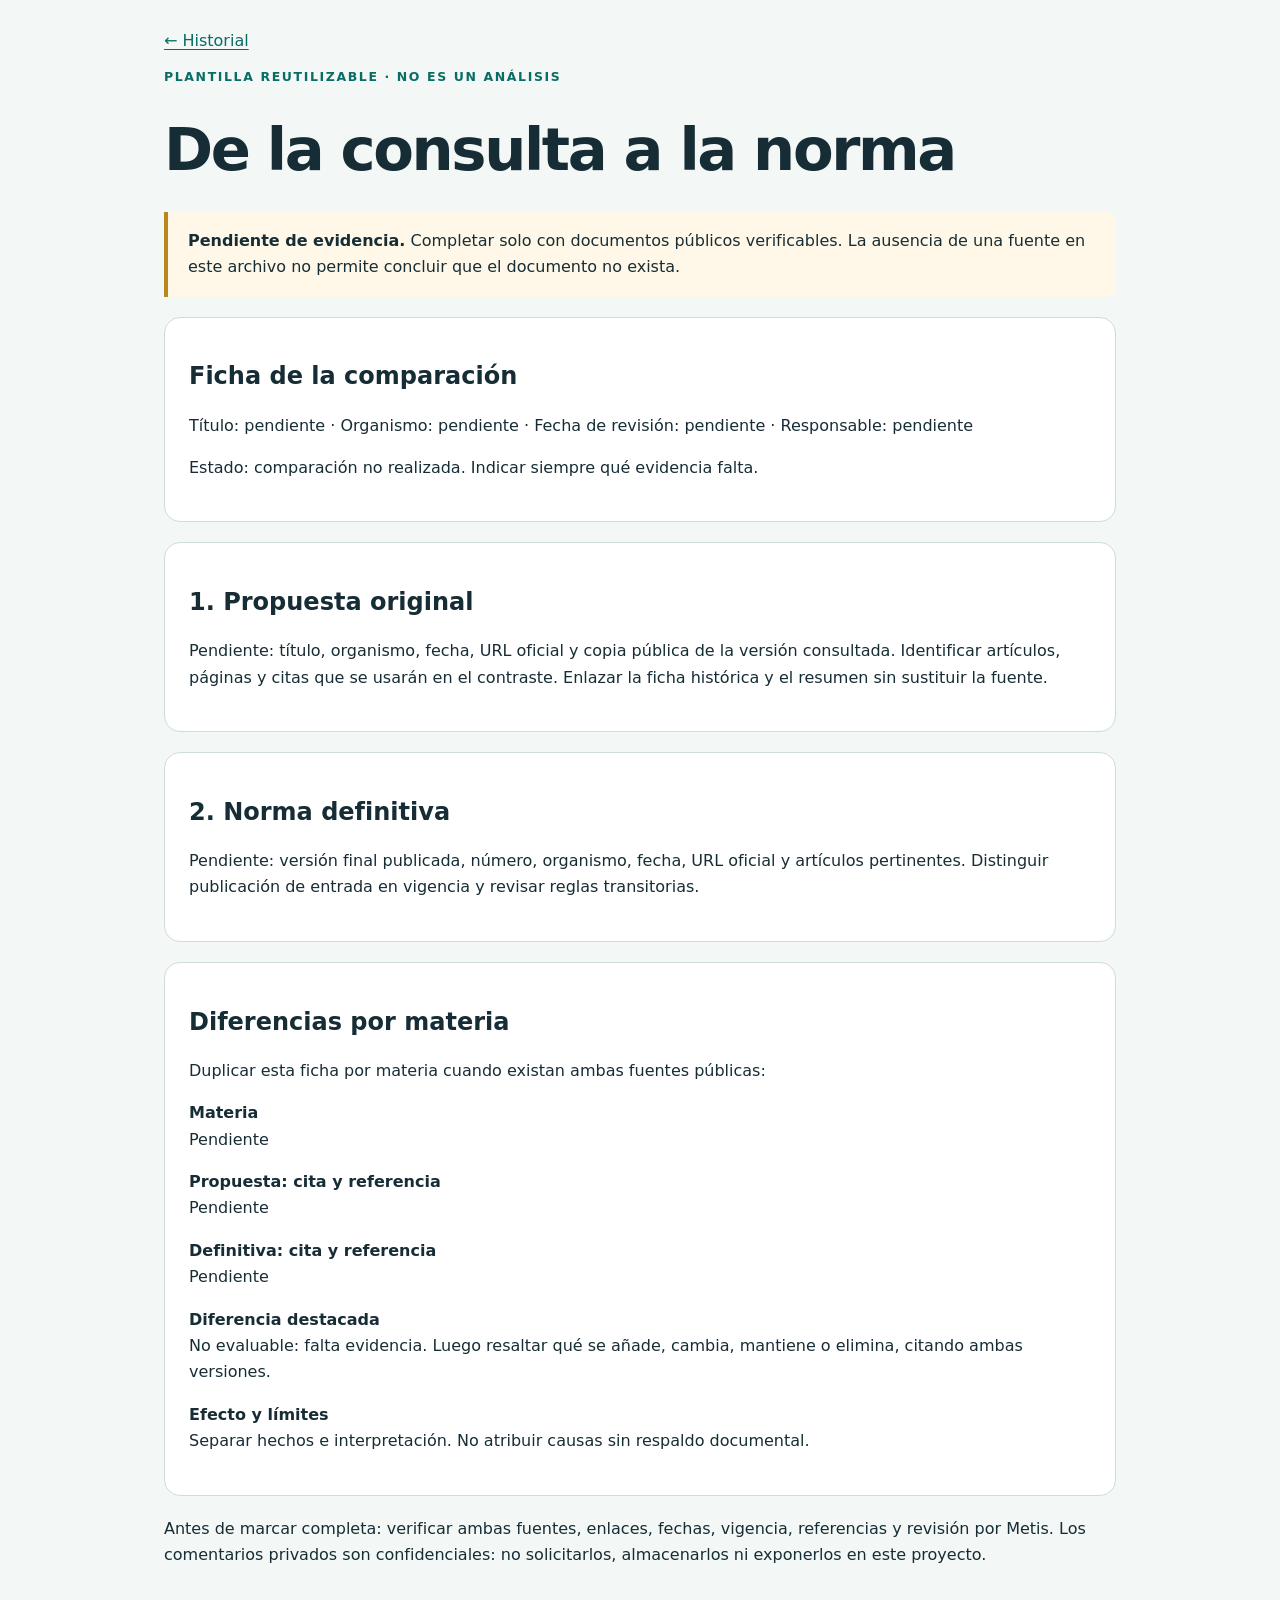
<file: plantillas/comparacion.html>
<!doctype html>
<html lang="es"><head><meta charset="utf-8"><meta name="viewport" content="width=device-width,initial-scale=1"><title>Plantilla de comparación · Normas en consulta</title><link rel="stylesheet" href="../assets/styles.css"></head>
<body><main class="wrap"><nav><a href="../index.html">← Historial</a></nav><p class="eyebrow">Plantilla reutilizable · no es un análisis</p><h1>De la consulta a la norma</h1>
<p class="notice"><strong>Pendiente de evidencia.</strong> Completar solo con documentos públicos verificables. La ausencia de una fuente en este archivo no permite concluir que el documento no exista.</p>
<section class="panel"><h2>Ficha de la comparación</h2><p>Título: pendiente · Organismo: pendiente · Fecha de revisión: pendiente · Responsable: pendiente</p><p>Estado: comparación no realizada. Indicar siempre qué evidencia falta.</p></section>
<section class="panel"><h2>1. Propuesta original</h2><p>Pendiente: título, organismo, fecha, URL oficial y copia pública de la versión consultada. Identificar artículos, páginas y citas que se usarán en el contraste. Enlazar la ficha histórica y el resumen sin sustituir la fuente.</p></section>
<section class="panel"><h2>2. Norma definitiva</h2><p>Pendiente: versión final publicada, número, organismo, fecha, URL oficial y artículos pertinentes. Distinguir publicación de entrada en vigencia y revisar reglas transitorias.</p></section>
<section class="panel"><h2>Diferencias por materia</h2><p>Duplicar esta ficha por materia cuando existan ambas fuentes públicas:</p><dl><dt>Materia</dt><dd>Pendiente</dd><dt>Propuesta: cita y referencia</dt><dd>Pendiente</dd><dt>Definitiva: cita y referencia</dt><dd>Pendiente</dd><dt>Diferencia destacada</dt><dd>No evaluable: falta evidencia. Luego resaltar qué se añade, cambia, mantiene o elimina, citando ambas versiones.</dd><dt>Efecto y límites</dt><dd>Separar hechos e interpretación. No atribuir causas sin respaldo documental.</dd></dl></section>
<p>Antes de marcar completa: verificar ambas fuentes, enlaces, fechas, vigencia, referencias y revisión por Metis. Los comentarios privados son confidenciales: no solicitarlos, almacenarlos ni exponerlos en este proyecto.</p></main></body></html>
</file>
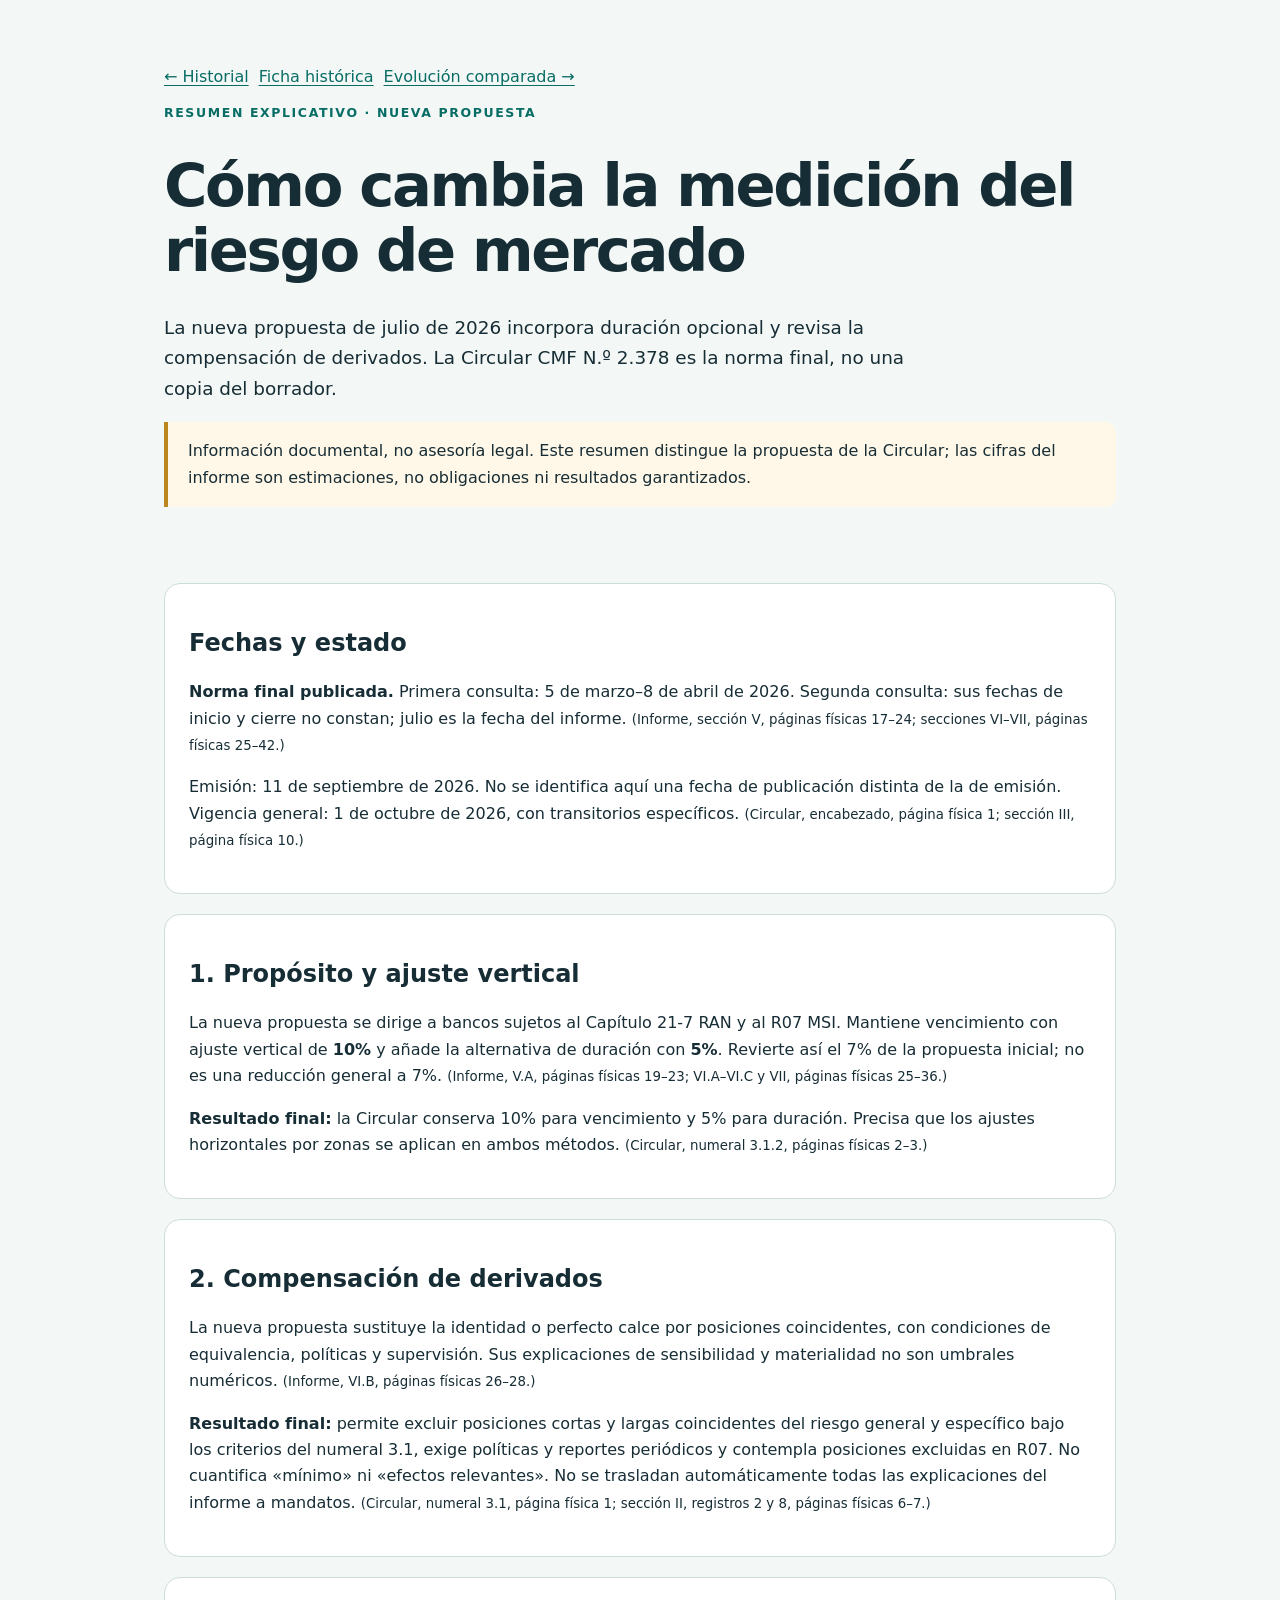
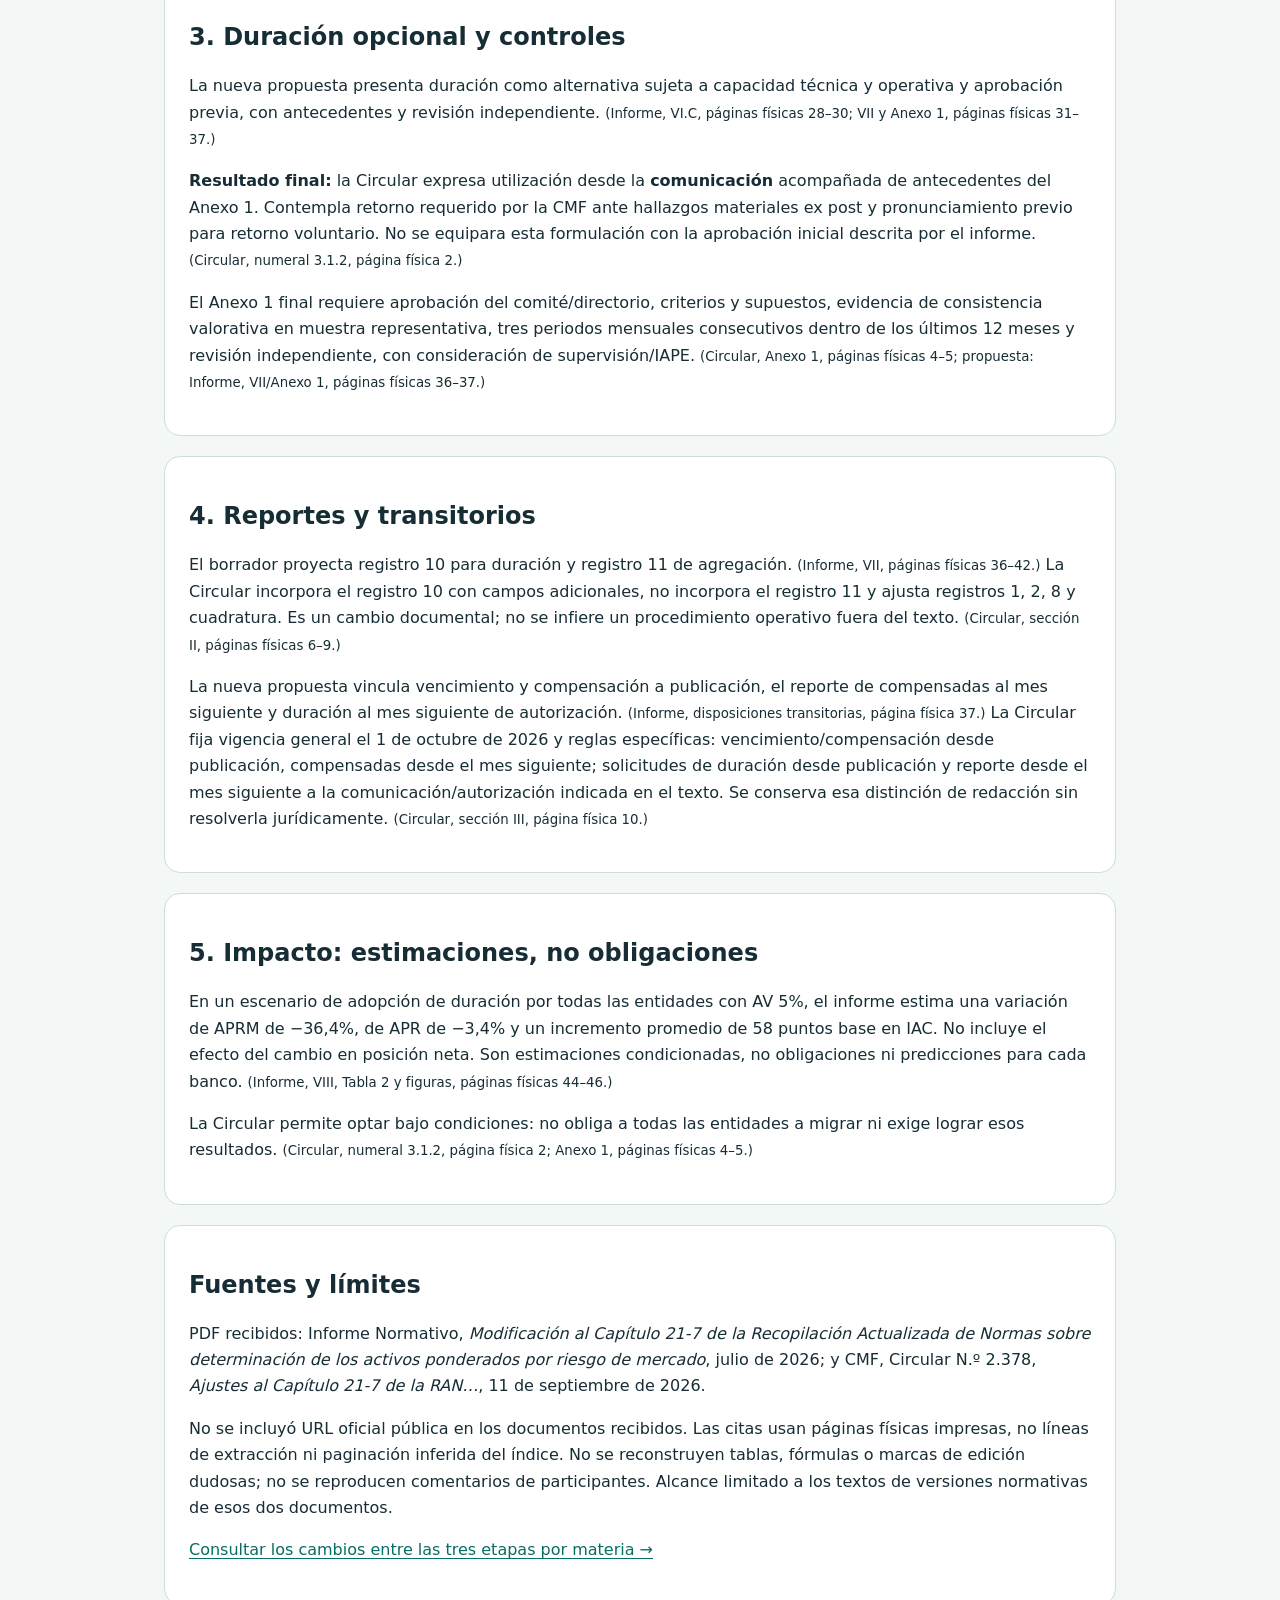
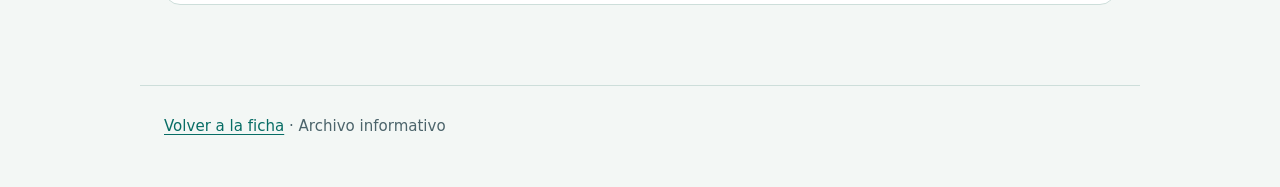
<file: consultas/2026-07-cmf-riesgo-mercado/resumen.html>
<!doctype html>
<html lang="es"><head><meta charset="utf-8"><meta name="viewport" content="width=device-width,initial-scale=1"><title>Resumen de la nueva propuesta de APRM · CMF 2.378</title><link rel="stylesheet" href="../../assets/styles.css"></head>
<body><a class="skip" href="#resumen">Ir al resumen</a><header class="wrap"><nav aria-label="Navegación"><a href="../../index.html">← Historial</a><a href="index.html">Ficha histórica</a><a href="../../comparaciones/2026-07-cmf-riesgo-mercado.html">Evolución comparada →</a></nav><p class="eyebrow">Resumen explicativo · nueva propuesta</p><h1>Cómo cambia la medición del riesgo de mercado</h1><p class="lead">La nueva propuesta de <time datetime="2026-07">julio de 2026</time> incorpora duración opcional y revisa la compensación de derivados. La Circular CMF N.º 2.378 es la norma final, no una copia del borrador.</p><p class="notice">Información documental, no asesoría legal. Este resumen distingue la propuesta de la Circular; las cifras del informe son estimaciones, no obligaciones ni resultados garantizados.</p></header>
<main class="wrap" id="resumen"><section class="panel"><h2>Fechas y estado</h2><p><strong>Norma final publicada.</strong> Primera consulta: 5 de marzo–8 de abril de 2026. Segunda consulta: sus fechas de inicio y cierre no constan; julio es la fecha del informe. <small>(Informe, sección V, páginas físicas 17–24; secciones VI–VII, páginas físicas 25–42.)</small></p><p>Emisión: <time datetime="2026-09-11">11 de septiembre de 2026</time>. No se identifica aquí una fecha de publicación distinta de la de emisión. Vigencia general: <time datetime="2026-10-01">1 de octubre de 2026</time>, con transitorios específicos. <small>(Circular, encabezado, página física 1; sección III, página física 10.)</small></p></section>
<section class="panel"><h2>1. Propósito y ajuste vertical</h2><p>La nueva propuesta se dirige a bancos sujetos al Capítulo 21-7 RAN y al R07 MSI. Mantiene vencimiento con ajuste vertical de <strong>10%</strong> y añade la alternativa de duración con <strong>5%</strong>. Revierte así el 7% de la propuesta inicial; no es una reducción general a 7%. <small>(Informe, V.A, páginas físicas 19–23; VI.A–VI.C y VII, páginas físicas 25–36.)</small></p><p><strong>Resultado final:</strong> la Circular conserva 10% para vencimiento y 5% para duración. Precisa que los ajustes horizontales por zonas se aplican en ambos métodos. <small>(Circular, numeral 3.1.2, páginas físicas 2–3.)</small></p></section>
<section class="panel"><h2>2. Compensación de derivados</h2><p>La nueva propuesta sustituye la identidad o perfecto calce por posiciones coincidentes, con condiciones de equivalencia, políticas y supervisión. Sus explicaciones de sensibilidad y materialidad no son umbrales numéricos. <small>(Informe, VI.B, páginas físicas 26–28.)</small></p><p><strong>Resultado final:</strong> permite excluir posiciones cortas y largas coincidentes del riesgo general y específico bajo los criterios del numeral 3.1, exige políticas y reportes periódicos y contempla posiciones excluidas en R07. No cuantifica «mínimo» ni «efectos relevantes». No se trasladan automáticamente todas las explicaciones del informe a mandatos. <small>(Circular, numeral 3.1, página física 1; sección II, registros 2 y 8, páginas físicas 6–7.)</small></p></section>
<section class="panel"><h2>3. Duración opcional y controles</h2><p>La nueva propuesta presenta duración como alternativa sujeta a capacidad técnica y operativa y aprobación previa, con antecedentes y revisión independiente. <small>(Informe, VI.C, páginas físicas 28–30; VII y Anexo 1, páginas físicas 31–37.)</small></p><p><strong>Resultado final:</strong> la Circular expresa utilización desde la <strong>comunicación</strong> acompañada de antecedentes del Anexo 1. Contempla retorno requerido por la CMF ante hallazgos materiales ex post y pronunciamiento previo para retorno voluntario. No se equipara esta formulación con la aprobación inicial descrita por el informe. <small>(Circular, numeral 3.1.2, página física 2.)</small></p><p>El Anexo 1 final requiere aprobación del comité/directorio, criterios y supuestos, evidencia de consistencia valorativa en muestra representativa, tres periodos mensuales consecutivos dentro de los últimos 12 meses y revisión independiente, con consideración de supervisión/IAPE. <small>(Circular, Anexo 1, páginas físicas 4–5; propuesta: Informe, VII/Anexo 1, páginas físicas 36–37.)</small></p></section>
<section class="panel"><h2>4. Reportes y transitorios</h2><p>El borrador proyecta registro 10 para duración y registro 11 de agregación. <small>(Informe, VII, páginas físicas 36–42.)</small> La Circular incorpora el registro 10 con campos adicionales, no incorpora el registro 11 y ajusta registros 1, 2, 8 y cuadratura. Es un cambio documental; no se infiere un procedimiento operativo fuera del texto. <small>(Circular, sección II, páginas físicas 6–9.)</small></p><p>La nueva propuesta vincula vencimiento y compensación a publicación, el reporte de compensadas al mes siguiente y duración al mes siguiente de autorización. <small>(Informe, disposiciones transitorias, página física 37.)</small> La Circular fija vigencia general el 1 de octubre de 2026 y reglas específicas: vencimiento/compensación desde publicación, compensadas desde el mes siguiente; solicitudes de duración desde publicación y reporte desde el mes siguiente a la comunicación/autorización indicada en el texto. Se conserva esa distinción de redacción sin resolverla jurídicamente. <small>(Circular, sección III, página física 10.)</small></p></section>
<section class="panel"><h2>5. Impacto: estimaciones, no obligaciones</h2><p>En un escenario de adopción de duración por todas las entidades con AV 5%, el informe estima una variación de APRM de −36,4%, de APR de −3,4% y un incremento promedio de 58 puntos base en IAC. No incluye el efecto del cambio en posición neta. Son estimaciones condicionadas, no obligaciones ni predicciones para cada banco. <small>(Informe, VIII, Tabla 2 y figuras, páginas físicas 44–46.)</small></p><p>La Circular permite optar bajo condiciones: no obliga a todas las entidades a migrar ni exige lograr esos resultados. <small>(Circular, numeral 3.1.2, página física 2; Anexo 1, páginas físicas 4–5.)</small></p></section>
<section class="panel"><h2>Fuentes y límites</h2><p>PDF recibidos: Informe Normativo, <cite>Modificación al Capítulo 21-7 de la Recopilación Actualizada de Normas sobre determinación de los activos ponderados por riesgo de mercado</cite>, julio de 2026; y CMF, Circular N.º 2.378, <cite>Ajustes al Capítulo 21-7 de la RAN…</cite>, 11 de septiembre de 2026.</p><p>No se incluyó URL oficial pública en los documentos recibidos. Las citas usan páginas físicas impresas, no líneas de extracción ni paginación inferida del índice. No se reconstruyen tablas, fórmulas o marcas de edición dudosas; no se reproducen comentarios de participantes. Alcance limitado a los textos de versiones normativas de esos dos documentos.</p><p><a href="../../comparaciones/2026-07-cmf-riesgo-mercado.html">Consultar los cambios entre las tres etapas por materia →</a></p></section></main><footer class="wrap"><a href="index.html">Volver a la ficha</a> · Archivo informativo</footer></body></html>
</file>
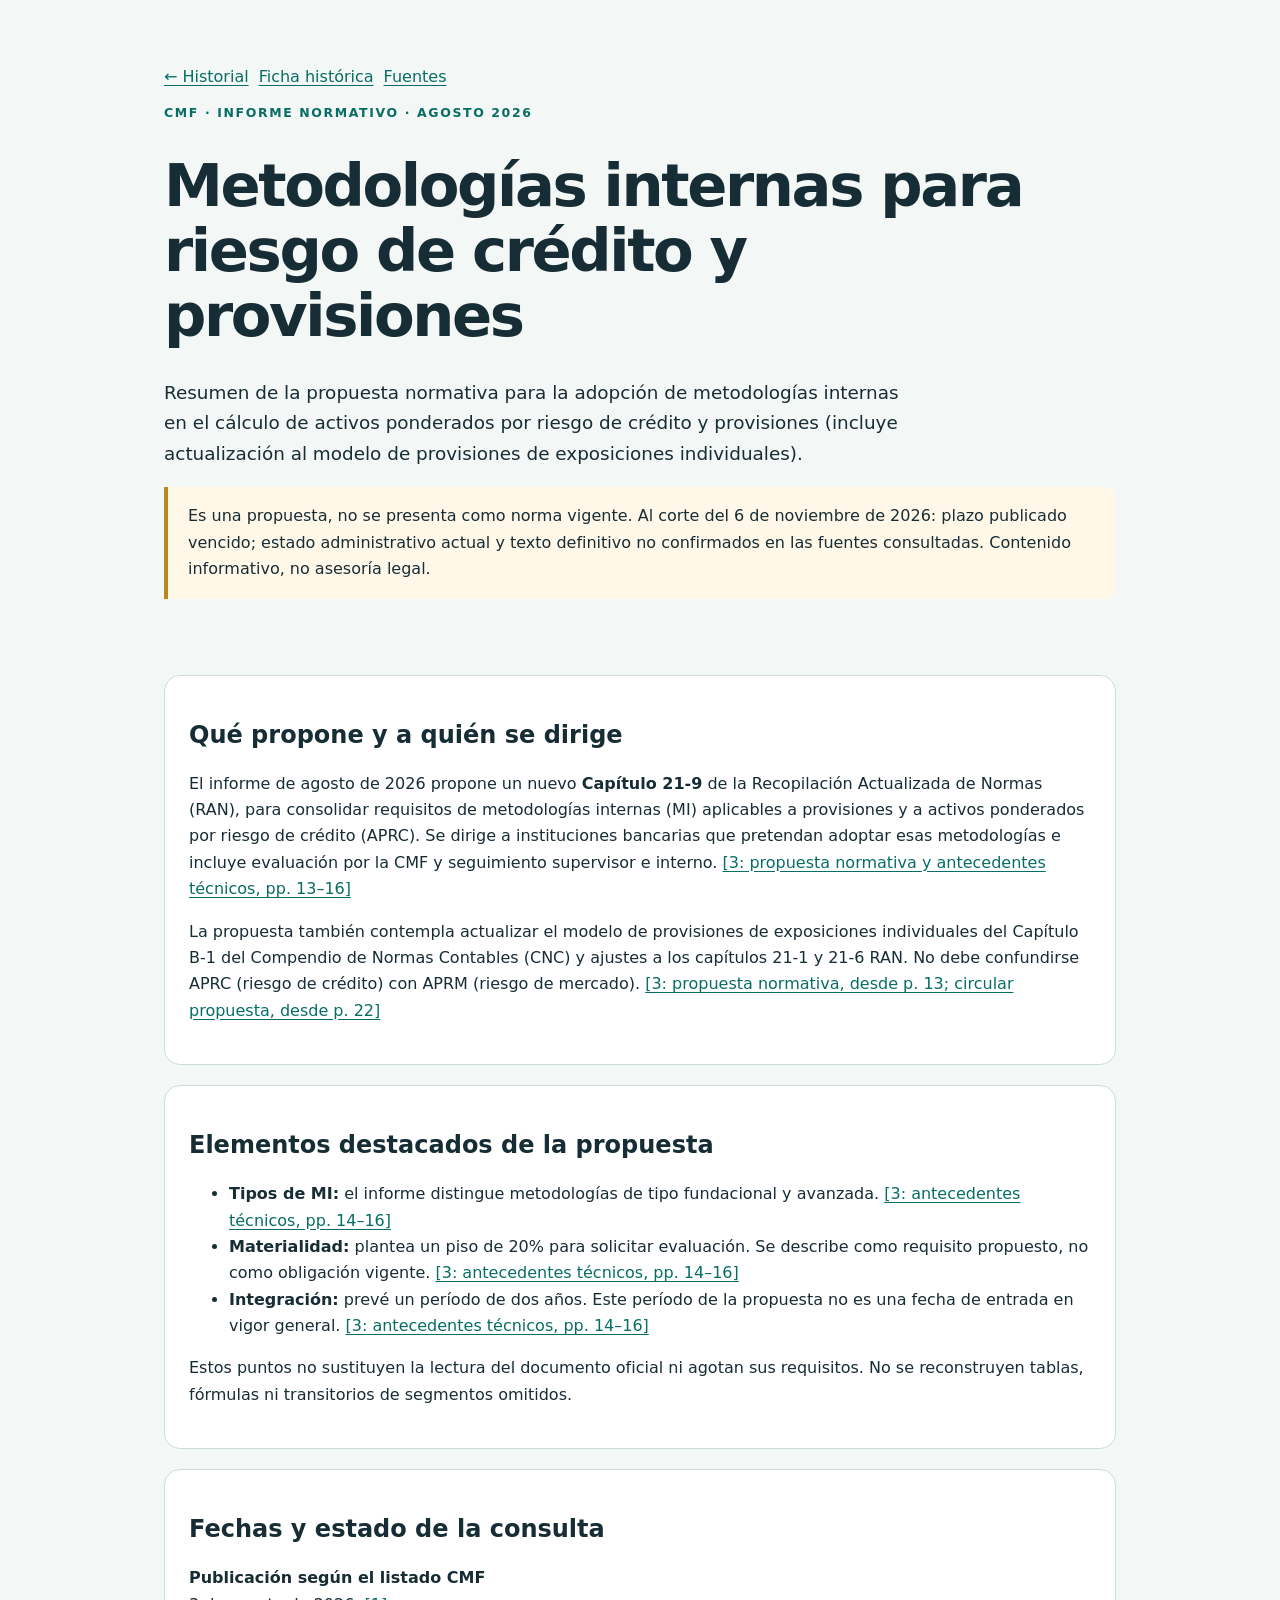
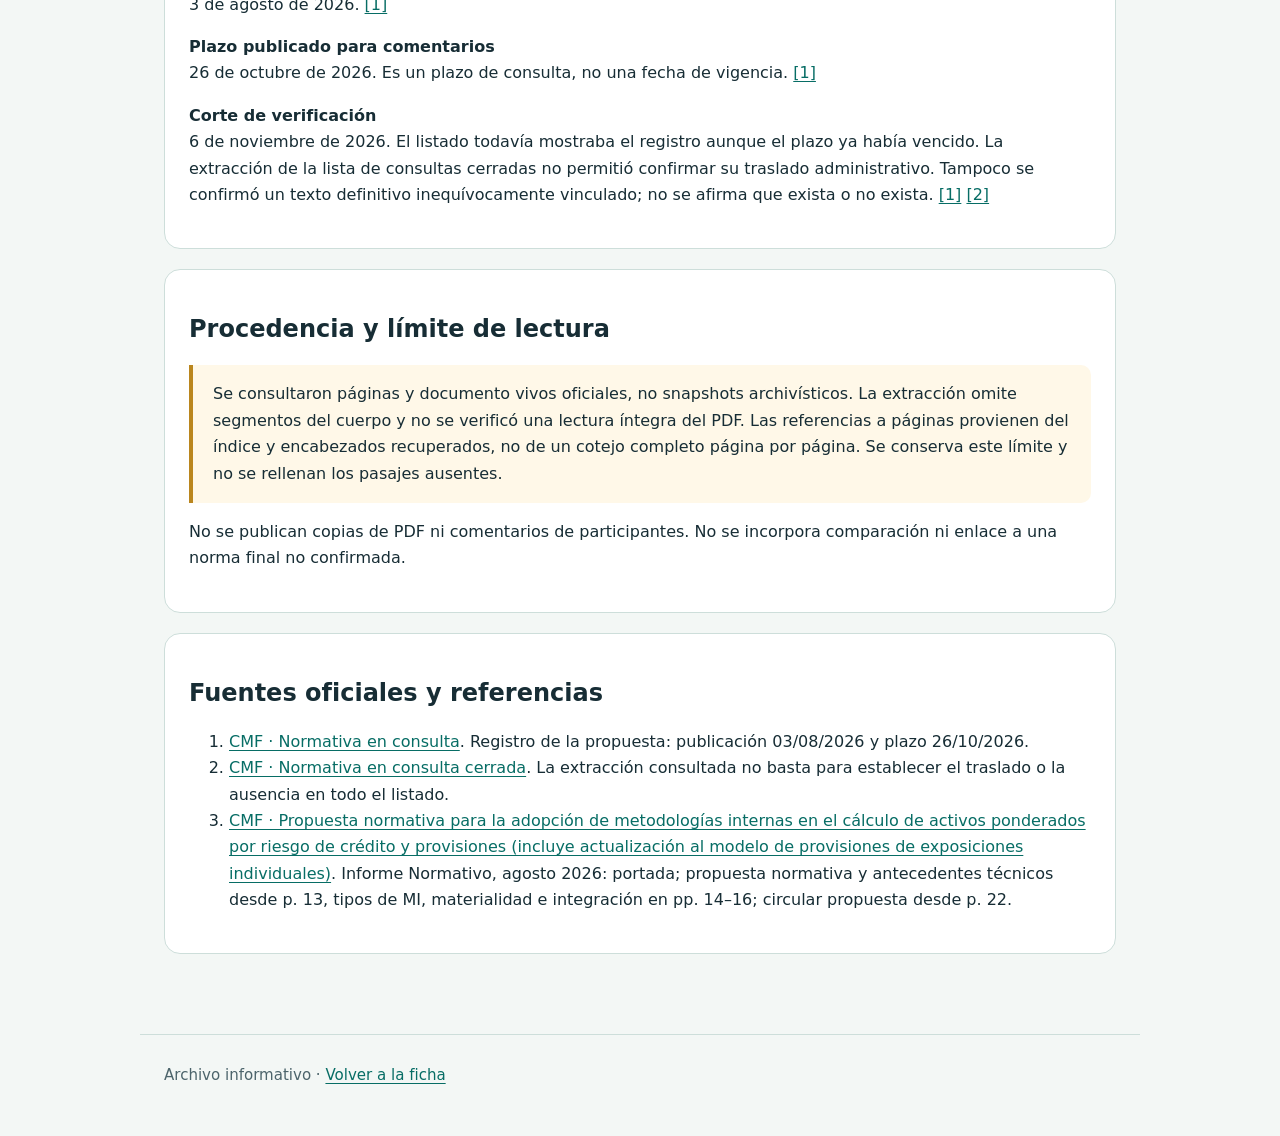
<file: consultas/2026-08-cmf-metodologias-internas/resumen.html>
<!doctype html>
<html lang="es"><head><meta charset="utf-8"><meta name="viewport" content="width=device-width,initial-scale=1"><title>Resumen · Metodologías internas CMF · Agosto 2026</title><link rel="stylesheet" href="../../assets/styles.css"></head>
<body><a class="skip" href="#resumen">Ir al resumen</a><header class="wrap"><nav aria-label="Navegación"><a href="../../index.html">← Historial</a><a href="index.html">Ficha histórica</a><a href="#fuentes">Fuentes</a></nav><p class="eyebrow">CMF · Informe Normativo · Agosto 2026</p><h1>Metodologías internas para riesgo de crédito y provisiones</h1><p class="lead">Resumen de la propuesta normativa para la adopción de metodologías internas en el cálculo de activos ponderados por riesgo de crédito y provisiones (incluye actualización al modelo de provisiones de exposiciones individuales).</p><p class="notice">Es una propuesta, no se presenta como norma vigente. Al corte del 6 de noviembre de 2026: plazo publicado vencido; estado administrativo actual y texto definitivo no confirmados en las fuentes consultadas. Contenido informativo, no asesoría legal.</p></header>
<main class="wrap" id="resumen"><section class="panel"><h2>Qué propone y a quién se dirige</h2><p>El informe de agosto de 2026 propone un nuevo <strong>Capítulo 21-9</strong> de la Recopilación Actualizada de Normas (RAN), para consolidar requisitos de metodologías internas (MI) aplicables a provisiones y a activos ponderados por riesgo de crédito (APRC). Se dirige a instituciones bancarias que pretendan adoptar esas metodologías e incluye evaluación por la CMF y seguimiento supervisor e interno. <a href="#fuente-documento">[3: propuesta normativa y antecedentes técnicos, pp. 13–16]</a></p><p>La propuesta también contempla actualizar el modelo de provisiones de exposiciones individuales del Capítulo B-1 del Compendio de Normas Contables (CNC) y ajustes a los capítulos 21-1 y 21-6 RAN. No debe confundirse APRC (riesgo de crédito) con APRM (riesgo de mercado). <a href="#fuente-documento">[3: propuesta normativa, desde p. 13; circular propuesta, desde p. 22]</a></p></section>
<section class="panel"><h2>Elementos destacados de la propuesta</h2><ul><li><strong>Tipos de MI:</strong> el informe distingue metodologías de tipo fundacional y avanzada. <a href="#fuente-documento">[3: antecedentes técnicos, pp. 14–16]</a></li><li><strong>Materialidad:</strong> plantea un piso de 20% para solicitar evaluación. Se describe como requisito propuesto, no como obligación vigente. <a href="#fuente-documento">[3: antecedentes técnicos, pp. 14–16]</a></li><li><strong>Integración:</strong> prevé un período de dos años. Este período de la propuesta no es una fecha de entrada en vigor general. <a href="#fuente-documento">[3: antecedentes técnicos, pp. 14–16]</a></li></ul><p>Estos puntos no sustituyen la lectura del documento oficial ni agotan sus requisitos. No se reconstruyen tablas, fórmulas ni transitorios de segmentos omitidos.</p></section>
<section class="panel"><h2>Fechas y estado de la consulta</h2><dl><dt>Publicación según el listado CMF</dt><dd><time datetime="2026-08-03">3 de agosto de 2026</time>. <a href="#fuente-listado">[1]</a></dd><dt>Plazo publicado para comentarios</dt><dd><time datetime="2026-10-26">26 de octubre de 2026</time>. Es un plazo de consulta, no una fecha de vigencia. <a href="#fuente-listado">[1]</a></dd><dt>Corte de verificación</dt><dd><time datetime="2026-11-06">6 de noviembre de 2026</time>. El listado todavía mostraba el registro aunque el plazo ya había vencido. La extracción de la lista de consultas cerradas no permitió confirmar su traslado administrativo. Tampoco se confirmó un texto definitivo inequívocamente vinculado; no se afirma que exista o no exista. <a href="#fuente-listado">[1]</a> <a href="#fuente-cerradas">[2]</a></dd></dl></section>
<section class="panel"><h2>Procedencia y límite de lectura</h2><p class="notice">Se consultaron páginas y documento vivos oficiales, no snapshots archivísticos. La extracción omite segmentos del cuerpo y no se verificó una lectura íntegra del PDF. Las referencias a páginas provienen del índice y encabezados recuperados, no de un cotejo completo página por página. Se conserva este límite y no se rellenan los pasajes ausentes.</p><p>No se publican copias de PDF ni comentarios de participantes. No se incorpora comparación ni enlace a una norma final no confirmada.</p></section>
<section class="panel" id="fuentes"><h2>Fuentes oficiales y referencias</h2><ol><li id="fuente-listado"><a href="https://www.cmfchile.cl/institucional/legislacion_normativa/normativa_tramite.php">CMF · Normativa en consulta</a>. Registro de la propuesta: publicación 03/08/2026 y plazo 26/10/2026.</li><li id="fuente-cerradas"><a href="https://www.cmfchile.cl/institucional/legislacion_normativa/normativa_tramite_cerrada.php">CMF · Normativa en consulta cerrada</a>. La extracción consultada no basta para establecer el traslado o la ausencia en todo el listado.</li><li id="fuente-documento"><a href="https://www.cmfchile.cl/institucional/legislacion_normativa/normativa_tramite_ver_archivo.php?id=2026080375&amp;seq=1">CMF · Propuesta normativa para la adopción de metodologías internas en el cálculo de activos ponderados por riesgo de crédito y provisiones (incluye actualización al modelo de provisiones de exposiciones individuales)</a>. Informe Normativo, agosto 2026: portada; propuesta normativa y antecedentes técnicos desde p. 13, tipos de MI, materialidad e integración en pp. 14–16; circular propuesta desde p. 22.</li></ol></section></main><footer class="wrap">Archivo informativo · <a href="index.html">Volver a la ficha</a></footer></body></html>
</file>
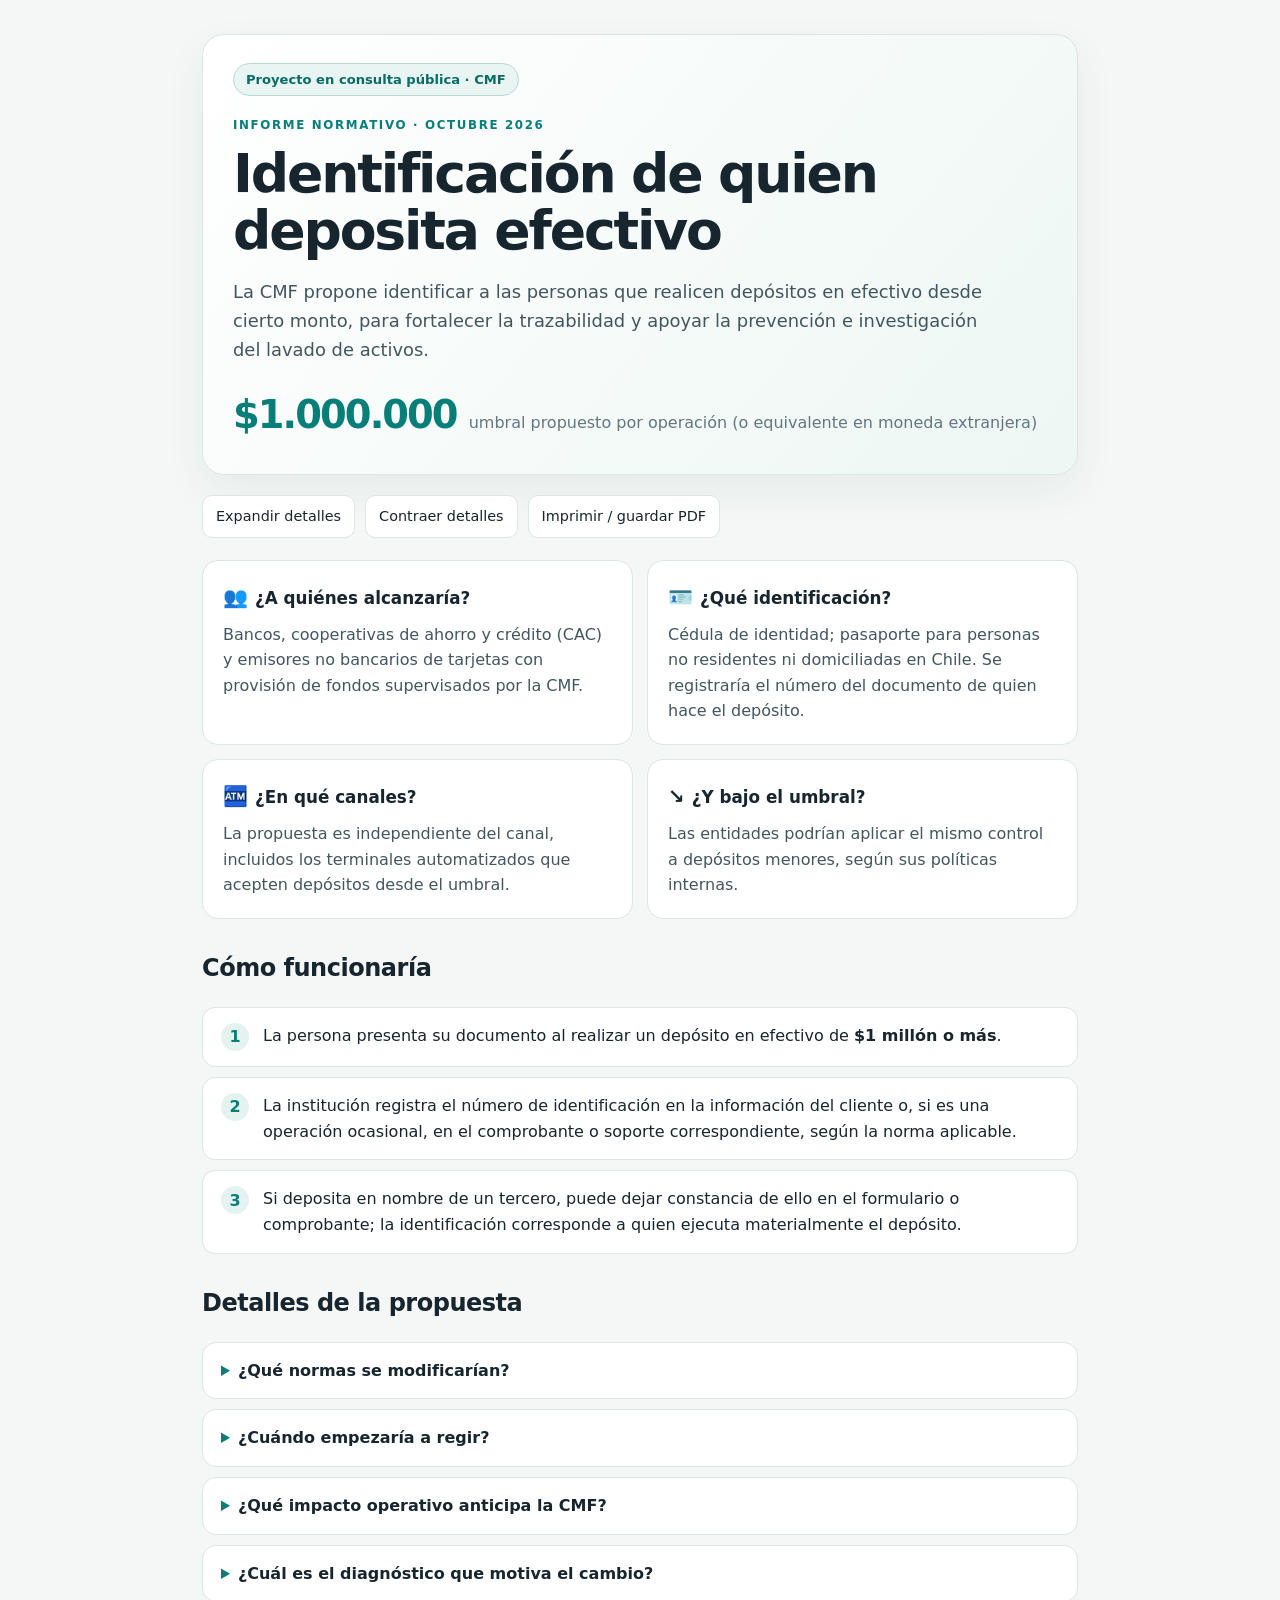
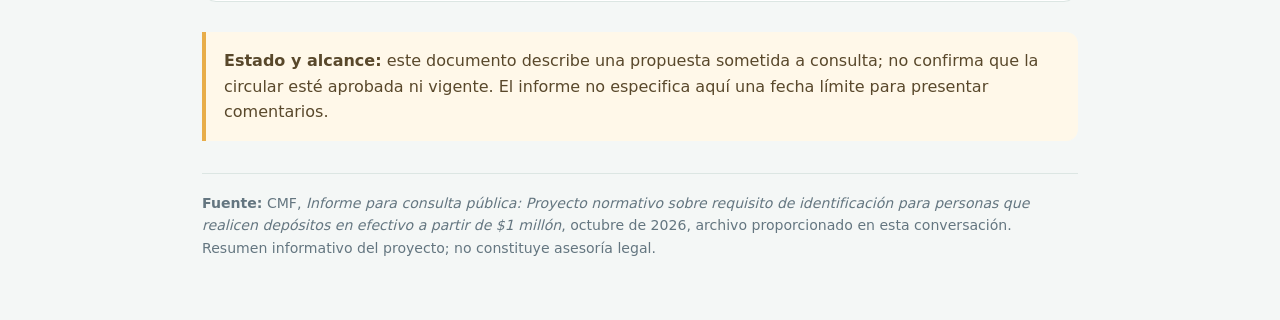
<file: consultas/2026-10-cmf-depositantes/resumen.html>
<!doctype html>
<html lang="es">
<head>
<meta charset="utf-8"><meta name="viewport" content="width=device-width,initial-scale=1">
<title>Norma en consulta · Identificación de depositantes</title>
<style>
:root{color-scheme:light;--ink:#17252e;--muted:#647680;--paper:#f4f7f6;--card:#fff;--teal:#087e78;--line:#dce6e3;--gold:#e8ad49}*{box-sizing:border-box}body{margin:0;background:var(--paper);color:var(--ink);font:16px/1.6 system-ui,-apple-system,"Segoe UI",sans-serif}.wrap{max-width:920px;margin:auto;padding:34px 22px 60px}.eyebrow{text-transform:uppercase;letter-spacing:.14em;font-size:.74rem;font-weight:800;color:var(--teal)}h1{font-size:clamp(2rem,5vw,3.35rem);line-height:1.08;letter-spacing:-.04em;margin:.6rem 0 1rem}.intro{font-size:1.12rem;color:#43565f;max-width:760px}.tag{display:inline-flex;border:1px solid #b9d8d3;color:#096c67;background:#e9f5f2;border-radius:99px;padding:5px 12px;font-size:.82rem;font-weight:700}.hero{padding:28px 30px;border-radius:22px;background:linear-gradient(130deg,#fff,#edf7f4);border:1px solid var(--line);box-shadow:0 16px 40px #183c3210}.metric{display:flex;align-items:baseline;gap:12px;margin-top:20px}.metric strong{font-size:2.4rem;letter-spacing:-.05em;color:var(--teal)}.metric span{color:var(--muted)}.grid{display:grid;grid-template-columns:repeat(2,minmax(0,1fr));gap:14px;margin:22px 0}.card{background:var(--card);border:1px solid var(--line);border-radius:16px;padding:20px}.card h2{font-size:1.05rem;margin:0 0 9px}.card p{margin:0;color:#43565f}.icon{font-size:1.25rem;margin-right:7px}.section{margin-top:30px}.section h2{letter-spacing:-.02em}.steps{counter-reset:n;display:grid;gap:10px}.step{display:flex;gap:14px;padding:15px 18px;background:white;border:1px solid var(--line);border-radius:13px}.step:before{counter-increment:n;content:counter(n);flex:none;width:28px;height:28px;border-radius:50%;display:grid;place-items:center;background:#e4f3ef;color:var(--teal);font-weight:800}.step p{margin:0}.note{border-left:4px solid var(--gold);background:#fff8e9;padding:16px 18px;border-radius:0 12px 12px 0;color:#59482b}.actions{display:flex;flex-wrap:wrap;gap:10px;margin:20px 0}.btn{border:1px solid var(--line);background:white;color:var(--ink);padding:9px 13px;border-radius:10px;font:inherit;font-size:.9rem;cursor:pointer}.btn:hover{border-color:var(--teal);color:var(--teal)}.details{background:white;border:1px solid var(--line);border-radius:14px;margin:10px 0;overflow:hidden}.details summary{padding:15px 18px;cursor:pointer;font-weight:750}.details summary::marker{color:var(--teal)}.details .inside{padding:0 18px 17px;color:#43565f}.details ul{margin:0;padding-left:21px}.footer{border-top:1px solid var(--line);margin-top:32px;padding-top:18px;color:var(--muted);font-size:.88rem}.small{font-size:.88rem;color:var(--muted)}@media(max-width:640px){.wrap{padding:20px 14px 40px}.hero{padding:22px 19px}.grid{grid-template-columns:1fr}.metric{align-items:flex-start;flex-direction:column;gap:0}}
</style>
</head>
<body><main class="wrap">
<header class="hero"><span class="tag">Proyecto en consulta pública · CMF</span><div class="eyebrow" style="margin-top:20px">Informe normativo · Octubre 2026</div><h1>Identificación de quien deposita efectivo</h1><p class="intro">La CMF propone identificar a las personas que realicen depósitos en efectivo desde cierto monto, para fortalecer la trazabilidad y apoyar la prevención e investigación del lavado de activos.</p><div class="metric"><strong>$1.000.000</strong><span>umbral propuesto por operación (o equivalente en moneda extranjera)</span></div></header>
<div class="actions"><button class="btn" onclick="toggleAll(true)">Expandir detalles</button><button class="btn" onclick="toggleAll(false)">Contraer detalles</button><button class="btn" onclick="window.print()">Imprimir / guardar PDF</button></div>
<section class="grid" aria-label="Puntos clave"><article class="card"><h2><span class="icon">👥</span>¿A quiénes alcanzaría?</h2><p>Bancos, cooperativas de ahorro y crédito (CAC) y emisores no bancarios de tarjetas con provisión de fondos supervisados por la CMF.</p></article><article class="card"><h2><span class="icon">🪪</span>¿Qué identificación?</h2><p>Cédula de identidad; pasaporte para personas no residentes ni domiciliadas en Chile. Se registraría el número del documento de quien hace el depósito.</p></article><article class="card"><h2><span class="icon">🏧</span>¿En qué canales?</h2><p>La propuesta es independiente del canal, incluidos los terminales automatizados que acepten depósitos desde el umbral.</p></article><article class="card"><h2><span class="icon">↘️</span>¿Y bajo el umbral?</h2><p>Las entidades podrían aplicar el mismo control a depósitos menores, según sus políticas internas.</p></article></section>
<section class="section"><h2>Cómo funcionaría</h2><div class="steps"><div class="step"><p>La persona presenta su documento al realizar un depósito en efectivo de <b>$1 millón o más</b>.</p></div><div class="step"><p>La institución registra el número de identificación en la información del cliente o, si es una operación ocasional, en el comprobante o soporte correspondiente, según la norma aplicable.</p></div><div class="step"><p>Si deposita en nombre de un tercero, puede dejar constancia de ello en el formulario o comprobante; la identificación corresponde a quien ejecuta materialmente el depósito.</p></div></div></section>
<section class="section"><h2>Detalles de la propuesta</h2>
<details class="details"><summary>¿Qué normas se modificarían?</summary><div class="inside"><ul><li>Capítulo 20-1 de la Recopilación Actualizada de Normas para bancos.</li><li>Capítulo CAC-3 para cooperativas.</li><li>Circular N.º 1 para emisores de tarjetas de pago no bancarias con provisión de fondos.</li><li>Se derogaría la Circular N.º 94 de cooperativas, de 1988.</li></ul></div></details>
<details class="details"><summary>¿Cuándo empezaría a regir?</summary><div class="inside">El proyecto establece que los cambios entrarían en vigor a contar del tercer mes posterior a la publicación de la circular. El informe dice que la CMF analizará si corresponde definir gradualidades distintas.</div></details>
<details class="details"><summary>¿Qué impacto operativo anticipa la CMF?</summary><div class="inside">Actualizar procesos de caja y terminales, capacitar al personal y registrar los datos. Podrían aumentar los tiempos de atención o frustrarse algunas transacciones; el informe estima que no debiera haber un aumento excesivo porque ya se verifica identidad en otras operaciones.</div></details>
<details class="details"><summary>¿Cuál es el diagnóstico que motiva el cambio?</summary><div class="inside">El informe señala que las papeletas o comprobantes pueden contener nombres incompletos o no verificables, y que no siempre se exige documento de identidad. Esto complica acreditar quién hizo el depósito y seguir el rastro de los fondos. También indica que el 82% de los terminales automatizados considerados no tendría mecanismos de identificación del depositante.</div></details>
</section>
<section class="section"><div class="note"><b>Estado y alcance:</b> este documento describe una propuesta sometida a consulta; no confirma que la circular esté aprobada ni vigente. El informe no especifica aquí una fecha límite para presentar comentarios.</div></section>
<footer class="footer"><b>Fuente:</b> CMF, <i>Informe para consulta pública: Proyecto normativo sobre requisito de identificación para personas que realicen depósitos en efectivo a partir de $1 millón</i>, octubre de 2026, archivo proporcionado en esta conversación. <br><span class="small">Resumen informativo del proyecto; no constituye asesoría legal.</span></footer>
</main><script>function toggleAll(open){document.querySelectorAll('details').forEach(d=>d.open=open)}</script></body></html>
</file>
<file: assets/styles.css>
:root{color-scheme:light;--ink:#172d35;--muted:#4c646b;--teal:#076d65;--line:#cddeda;--paper:#f3f7f5}*{box-sizing:border-box}body{margin:0;color:var(--ink);background:var(--paper);font:1rem/1.65 system-ui,-apple-system,"Segoe UI",sans-serif}a{color:var(--teal);text-underline-offset:.2em}a:hover{text-decoration-thickness:2px}a:focus-visible,input:focus-visible{outline:3px solid #ad6900;outline-offset:4px}.wrap{max-width:1000px;margin:auto;padding:28px 24px}header.wrap{padding-top:64px;padding-bottom:12px}h1{font-size:clamp(2.1rem,6vw,3.7rem);line-height:1.1;letter-spacing:-.04em;margin:.5em 0}h2{font-size:1.5rem;line-height:1.3}h3{font-size:1.35rem;line-height:1.3}.eyebrow{text-transform:uppercase;letter-spacing:.13em;font-size:.78rem;color:var(--teal);font-weight:800}.lead{font-size:1.15rem;max-width:760px}.notice{padding:16px 20px;border-left:4px solid #ba861e;background:#fff8e8;border-radius:0 10px 10px 0}.section-heading,.meta{display:flex;align-items:center;justify-content:space-between;gap:12px;flex-wrap:wrap}.tag{display:inline-block;border:1px solid #a4c9bf;border-radius:20px;padding:4px 12px;color:#095e51;background:#e6f3ed;font-size:.8rem;font-weight:650}label{display:block;font-weight:700;margin:16px 0 8px}input[type=search]{width:100%;font:inherit;padding:14px 16px;border:1px solid #73988b;border-radius:10px;background:white;color:var(--ink)}.entry,.panel{background:white;border:1px solid var(--line);border-radius:16px;padding:24px;margin:20px 0;overflow-wrap:anywhere}.entry h3{margin:18px 0 6px}.organism{font-weight:650}.muted,footer{color:var(--muted);font-size:.94rem}.button{display:inline-block;background:var(--teal);color:white;padding:12px 18px;border-radius:8px}dt{font-weight:700}dd{margin:0 0 16px}nav{display:flex;gap:10px;flex-wrap:wrap}footer.wrap{border-top:1px solid var(--line);margin-top:32px;padding-bottom:48px}[hidden]{display:none!important}.skip{position:absolute;top:-100px;left:10px;background:white;padding:10px}.skip:focus{top:10px}@media(max-width:600px){.wrap{padding:22px 18px}header.wrap{padding-top:36px}.entry,.panel{padding:18px}.meta{align-items:flex-start;flex-direction:column}}@media print{body{background:white}input,.skip{display:none}.wrap{max-width:none}.entry,.panel{break-inside:avoid}}
</file>
